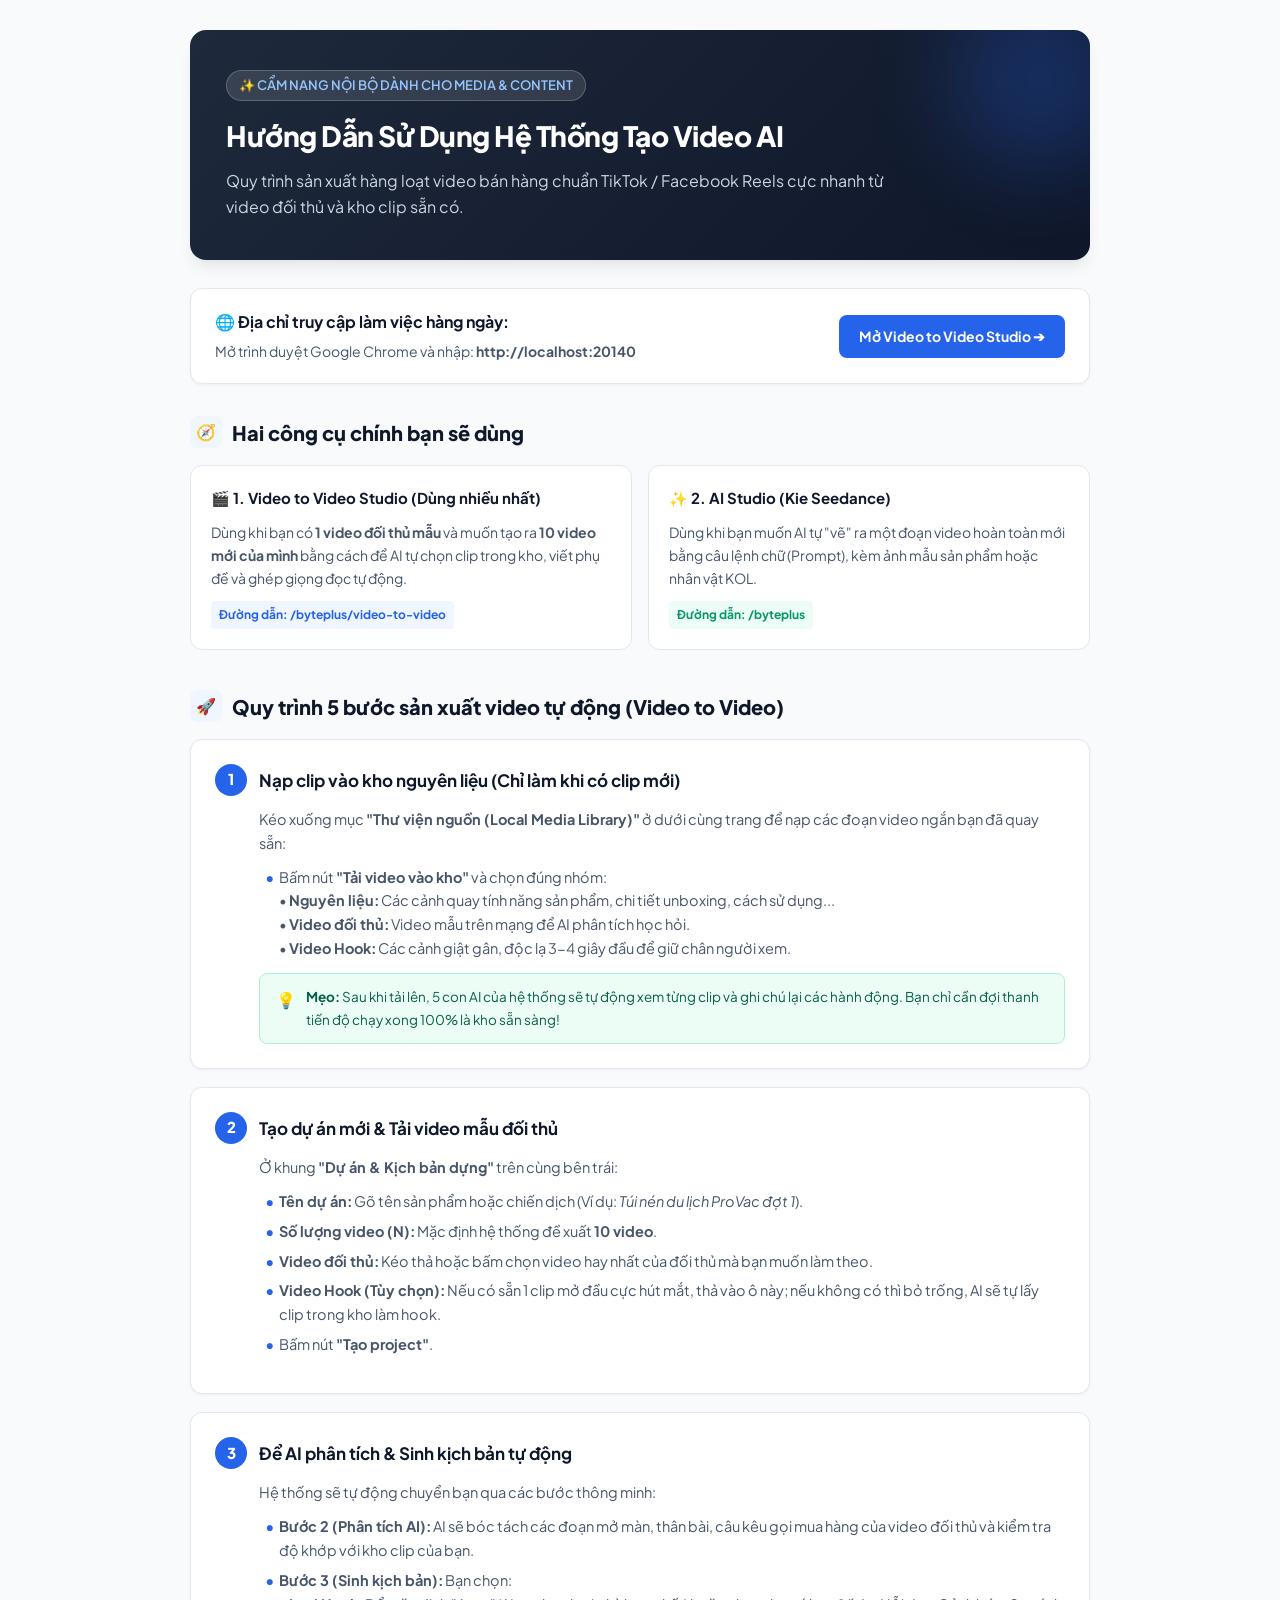
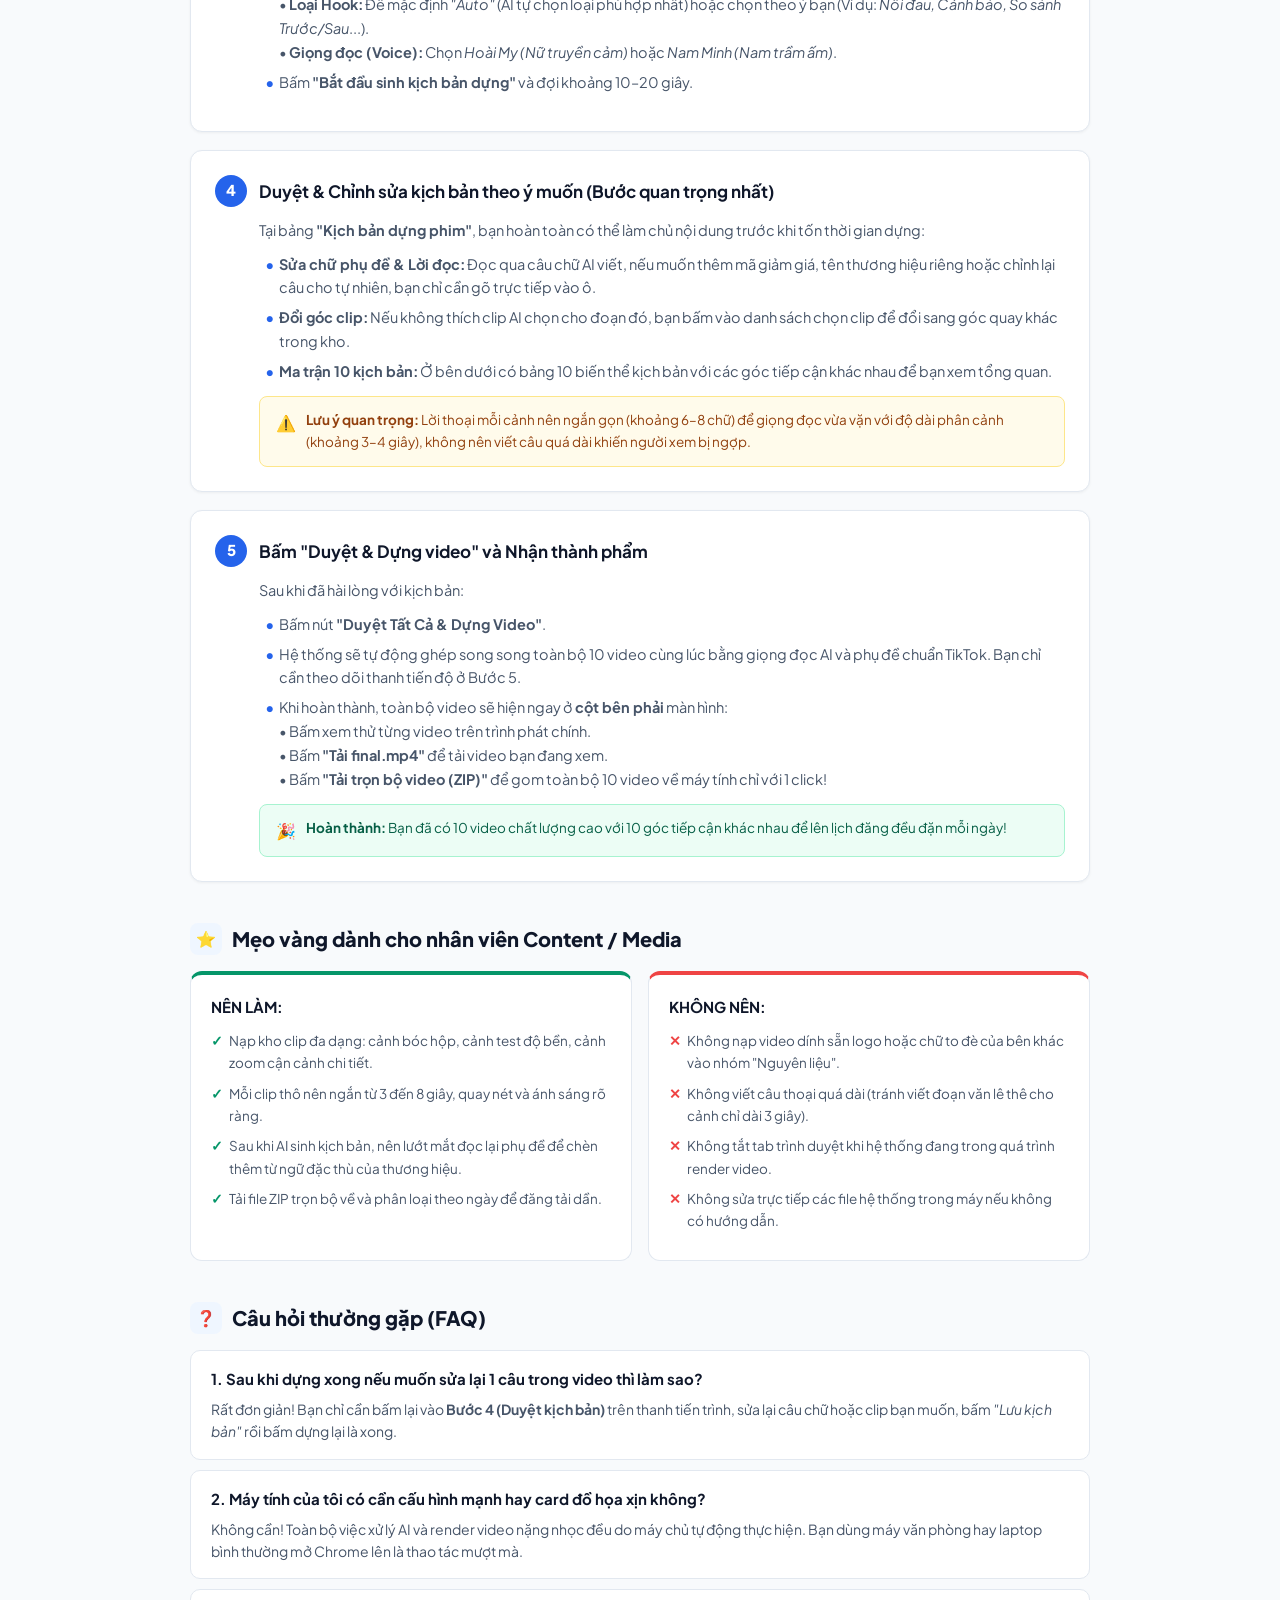
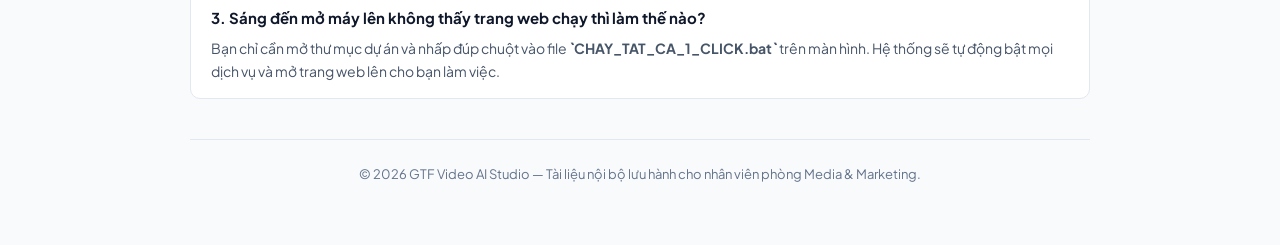
<file: HUONG_DAN_SU_DUNG_NHAN_VIEN.html>
<!DOCTYPE html>
<html lang="vi">
<head>
    <meta charset="UTF-8">
    <meta name="viewport" content="width=device-width, initial-scale=1.0">
    <title>Sổ Tay Hướng Dẫn Sản Xuất Video AI — Dành Cho Nhân Viên</title>
    <link rel="preconnect" href="https://fonts.googleapis.com">
    <link href="https://fonts.googleapis.com/css2?family=Plus+Jakarta+Sans:wght@400;500;600;700;800&display=swap" rel="stylesheet">
    <style>
        :root {
            --primary: #2563eb;
            --primary-soft: #eff6ff;
            --primary-border: #bfdbfe;
            --success: #059669;
            --success-soft: #ecfdf5;
            --success-border: #a7f3d0;
            --warning: #d97706;
            --warning-soft: #fffbeb;
            --warning-border: #fde68a;
            --text-main: #0f172a;
            --text-sub: #475569;
            --text-muted: #64748b;
            --bg-page: #f8fafc;
            --bg-card: #ffffff;
            --border-card: #e2e8f0;
            --radius-md: 12px;
            --radius-lg: 16px;
            --shadow-sm: 0 1px 3px rgba(0,0,0,0.05);
            --shadow-md: 0 4px 6px -1px rgba(0,0,0,0.07), 0 2px 4px -2px rgba(0,0,0,0.05);
            --shadow-lg: 0 10px 15px -3px rgba(0,0,0,0.08), 0 4px 6px -4px rgba(0,0,0,0.04);
        }

        * { box-sizing: border-box; margin: 0; padding: 0; }
        body {
            font-family: 'Plus Jakarta Sans', -apple-system, BlinkMacSystemFont, 'Segoe UI', Roboto, sans-serif;
            background-color: var(--bg-page);
            color: var(--text-main);
            line-height: 1.65;
            padding: 30px 15px 60px;
        }

        .container {
            max-width: 900px;
            margin: 0 auto;
        }

        /* ─── Header ─── */
        .guide-header {
            background: linear-gradient(135deg, #1e293b, #0f172a);
            color: #ffffff;
            padding: 40px 36px;
            border-radius: var(--radius-lg);
            margin-bottom: 28px;
            box-shadow: var(--shadow-lg);
            position: relative;
            overflow: hidden;
        }
        .guide-header::after {
            content: "";
            position: absolute;
            top: -40px;
            right: -40px;
            width: 180px;
            height: 180px;
            background: rgba(37, 99, 235, 0.25);
            border-radius: 50%;
            filter: blur(40px);
        }
        .header-badge {
            display: inline-flex;
            align-items: center;
            gap: 6px;
            background: rgba(255,255,255,0.12);
            border: 1px solid rgba(255,255,255,0.2);
            padding: 4px 12px;
            border-radius: 999px;
            font-size: 13px;
            font-weight: 600;
            color: #93c5fd;
            margin-bottom: 12px;
        }
        .guide-header h1 {
            font-size: 28px;
            font-weight: 800;
            margin-bottom: 8px;
            letter-spacing: -0.5px;
        }
        .guide-header p {
            font-size: 16px;
            color: #cbd5e1;
            max-width: 700px;
        }

        /* ─── Quick Access Card ─── */
        .quick-access {
            background: var(--bg-card);
            border: 1px solid var(--border-card);
            border-radius: var(--radius-md);
            padding: 20px 24px;
            margin-bottom: 28px;
            display: flex;
            align-items: center;
            justify-content: space-between;
            flex-wrap: wrap;
            gap: 16px;
            box-shadow: var(--shadow-sm);
        }
        .access-info h3 {
            font-size: 16px;
            font-weight: 700;
            margin-bottom: 4px;
        }
        .access-info p {
            font-size: 14px;
            color: var(--text-sub);
        }
        .access-link {
            display: inline-flex;
            align-items: center;
            gap: 8px;
            background: var(--primary);
            color: #ffffff;
            font-weight: 700;
            font-size: 14px;
            padding: 10px 20px;
            border-radius: 8px;
            text-decoration: none;
            transition: all 0.2s;
        }
        .access-link:hover {
            background: #1d4ed8;
            transform: translateY(-1px);
        }

        /* ─── Section Styling ─── */
        .section-title {
            font-size: 20px;
            font-weight: 800;
            color: var(--text-main);
            margin: 32px 0 16px;
            display: flex;
            align-items: center;
            gap: 10px;
        }
        .section-title .step-icon {
            display: inline-flex;
            align-items: center;
            justify-content: center;
            width: 32px;
            height: 32px;
            background: var(--primary-soft);
            color: var(--primary);
            border-radius: 8px;
            font-size: 16px;
        }

        /* ─── Step Cards ─── */
        .step-card {
            background: var(--bg-card);
            border: 1px solid var(--border-card);
            border-radius: var(--radius-md);
            padding: 24px;
            margin-bottom: 18px;
            box-shadow: var(--shadow-sm);
            transition: border-color 0.2s;
        }
        .step-card:hover {
            border-color: var(--primary-border);
        }
        .step-head {
            display: flex;
            align-items: center;
            gap: 12px;
            margin-bottom: 12px;
        }
        .step-number {
            width: 32px;
            height: 32px;
            background: var(--primary);
            color: #ffffff;
            font-weight: 800;
            font-size: 15px;
            display: flex;
            align-items: center;
            justify-content: center;
            border-radius: 50%;
            flex-shrink: 0;
        }
        .step-head h3 {
            font-size: 17px;
            font-weight: 700;
            color: var(--text-main);
        }
        .step-body {
            padding-left: 44px;
            font-size: 14.5px;
            color: var(--text-sub);
        }
        .step-body p { margin-bottom: 10px; }
        .step-body ul {
            list-style: none;
            padding-left: 0;
            margin-bottom: 12px;
        }
        .step-body ul li {
            position: relative;
            padding-left: 20px;
            margin-bottom: 6px;
        }
        .step-body ul li::before {
            content: "•";
            position: absolute;
            left: 6px;
            color: var(--primary);
            font-weight: bold;
        }

        /* ─── Highlights & Tips ─── */
        .tip-box {
            background: var(--success-soft);
            border: 1px solid var(--success-border);
            border-radius: 8px;
            padding: 12px 16px;
            margin-top: 10px;
            font-size: 13.5px;
            color: #065f46;
            display: flex;
            gap: 10px;
            align-items: flex-start;
        }
        .tip-box .tip-icon { font-size: 16px; flex-shrink: 0; margin-top: 1px; }

        .warn-box {
            background: var(--warning-soft);
            border: 1px solid var(--warning-border);
            border-radius: 8px;
            padding: 12px 16px;
            margin-top: 10px;
            font-size: 13.5px;
            color: #92400e;
            display: flex;
            gap: 10px;
            align-items: flex-start;
        }
        .warn-box .warn-icon { font-size: 16px; flex-shrink: 0; margin-top: 1px; }

        /* ─── Grid Comparison ─── */
        .two-col-grid {
            display: grid;
            grid-template-columns: repeat(auto-fit, minmax(280px, 1fr));
            gap: 16px;
            margin-top: 16px;
        }
        .col-card {
            background: var(--bg-card);
            border: 1px solid var(--border-card);
            border-radius: var(--radius-md);
            padding: 20px;
        }
        .col-card.dos { border-top: 4px solid var(--success); }
        .col-card.donts { border-top: 4px solid #ef4444; }
        .col-card h4 {
            font-size: 15px;
            font-weight: 700;
            margin-bottom: 10px;
            display: flex;
            align-items: center;
            gap: 6px;
        }
        .col-card ul {
            list-style: none;
            padding: 0;
            font-size: 13.5px;
            color: var(--text-sub);
        }
        .col-card ul li {
            margin-bottom: 8px;
            padding-left: 18px;
            position: relative;
        }
        .col-card.dos ul li::before { content: "✓"; position: absolute; left: 0; color: var(--success); font-weight: bold; }
        .col-card.donts ul li::before { content: "✕"; position: absolute; left: 0; color: #ef4444; font-weight: bold; }

        /* ─── FAQ ─── */
        .faq-item {
            background: var(--bg-card);
            border: 1px solid var(--border-card);
            border-radius: 10px;
            margin-bottom: 10px;
            padding: 16px 20px;
        }
        .faq-question {
            font-size: 15px;
            font-weight: 700;
            color: var(--text-main);
            margin-bottom: 6px;
        }
        .faq-answer {
            font-size: 14px;
            color: var(--text-sub);
            line-height: 1.6;
        }

        /* ─── Footer ─── */
        .guide-footer {
            text-align: center;
            margin-top: 40px;
            font-size: 13px;
            color: var(--text-muted);
            border-top: 1px solid var(--border-card);
            padding-top: 24px;
        }

        @media print {
            body { background: #fff; padding: 0; }
            .access-link { display: none; }
            .guide-header { background: #1e293b; color: #fff; }
        }
    </style>
</head>
<body>

<div class="container">

    <!-- HEADER -->
    <header class="guide-header">
        <div class="header-badge">✨ CẨM NANG NỘI BỘ DÀNH CHO MEDIA & CONTENT</div>
        <h1>Hướng Dẫn Sử Dụng Hệ Thống Tạo Video AI</h1>
        <p>Quy trình sản xuất hàng loạt video bán hàng chuẩn TikTok / Facebook Reels cực nhanh từ video đối thủ và kho clip sẵn có.</p>
    </header>

    <!-- TRUY CẬP NHANH -->
    <div class="quick-access">
        <div class="access-info">
            <h3>🌐 Địa chỉ truy cập làm việc hàng ngày:</h3>
            <p>Mở trình duyệt Google Chrome và nhập: <b>http://localhost:20140</b></p>
        </div>
        <a href="/byteplus/video-to-video" class="access-link" target="_blank">
            Mở Video to Video Studio ➔
        </a>
    </div>

    <!-- TỔNG QUAN 2 CÔNG CỤ CHÍNH -->
    <h2 class="section-title">
        <span class="step-icon">🧭</span> Hai công cụ chính bạn sẽ dùng
    </h2>
    <div class="two-col-grid">
        <div class="col-card">
            <h4>🎬 1. Video to Video Studio (Dùng nhiều nhất)</h4>
            <p style="font-size: 14px; color: var(--text-sub); margin-bottom: 10px;">
                Dùng khi bạn có <b>1 video đối thủ mẫu</b> và muốn tạo ra <b>10 video mới của mình</b> bằng cách để AI tự chọn clip trong kho, viết phụ đề và ghép giọng đọc tự động.
            </p>
            <span style="display:inline-block; font-size:12px; font-weight:700; color:var(--primary); background:var(--primary-soft); padding:4px 8px; border-radius:4px;">
                Đường dẫn: /byteplus/video-to-video
            </span>
        </div>
        <div class="col-card">
            <h4>✨ 2. AI Studio (Kie Seedance)</h4>
            <p style="font-size: 14px; color: var(--text-sub); margin-bottom: 10px;">
                Dùng khi bạn muốn AI tự "vẽ" ra một đoạn video hoàn toàn mới bằng câu lệnh chữ (Prompt), kèm ảnh mẫu sản phẩm hoặc nhân vật KOL.
            </p>
            <span style="display:inline-block; font-size:12px; font-weight:700; color:var(--success); background:var(--success-soft); padding:4px 8px; border-radius:4px;">
                Đường dẫn: /byteplus
            </span>
        </div>
    </div>

    <!-- QUY TRÌNH 5 BƯỚC SẢN XUẤT VIDEO-TO-VIDEO -->
    <h2 class="section-title" style="margin-top: 40px;">
        <span class="step-icon">🚀</span> Quy trình 5 bước sản xuất video tự động (Video to Video)
    </h2>

    <!-- BƯỚC 1 -->
    <div class="step-card">
        <div class="step-head">
            <div class="step-number">1</div>
            <h3>Nạp clip vào kho nguyên liệu (Chỉ làm khi có clip mới)</h3>
        </div>
        <div class="step-body">
            <p>Kéo xuống mục <b>"Thư viện nguồn (Local Media Library)"</b> ở dưới cùng trang để nạp các đoạn video ngắn bạn đã quay sẵn:</p>
            <ul>
                <li>Bấm nút <b>"Tải video vào kho"</b> và chọn đúng nhóm:
                    <br>• <b>Nguyên liệu:</b> Các cảnh quay tính năng sản phẩm, chi tiết unboxing, cách sử dụng...
                    <br>• <b>Video đối thủ:</b> Video mẫu trên mạng để AI phân tích học hỏi.
                    <br>• <b>Video Hook:</b> Các cảnh giật gân, độc lạ 3-4 giây đầu để giữ chân người xem.
                </li>
            </ul>
            <div class="tip-box">
                <span class="tip-icon">💡</span>
                <div><b>Mẹo:</b> Sau khi tải lên, 5 con AI của hệ thống sẽ tự động xem từng clip và ghi chú lại các hành động. Bạn chỉ cần đợi thanh tiến độ chạy xong 100% là kho sẵn sàng!</div>
            </div>
        </div>
    </div>

    <!-- BƯỚC 2 -->
    <div class="step-card">
        <div class="step-head">
            <div class="step-number">2</div>
            <h3>Tạo dự án mới & Tải video mẫu đối thủ</h3>
        </div>
        <div class="step-body">
            <p>Ở khung <b>"Dự án & Kịch bản dựng"</b> trên cùng bên trái:</p>
            <ul>
                <li><b>Tên dự án:</b> Gõ tên sản phẩm hoặc chiến dịch (Ví dụ: <i>Túi nén du lịch ProVac đợt 1</i>).</li>
                <li><b>Số lượng video (N):</b> Mặc định hệ thống đề xuất <b>10 video</b>.</li>
                <li><b>Video đối thủ:</b> Kéo thả hoặc bấm chọn video hay nhất của đối thủ mà bạn muốn làm theo.</li>
                <li><b>Video Hook (Tùy chọn):</b> Nếu có sẵn 1 clip mở đầu cực hút mắt, thả vào ô này; nếu không có thì bỏ trống, AI sẽ tự lấy clip trong kho làm hook.</li>
                <li>Bấm nút <b>"Tạo project"</b>.</li>
            </ul>
        </div>
    </div>

    <!-- BƯỚC 3 -->
    <div class="step-card">
        <div class="step-head">
            <div class="step-number">3</div>
            <h3>Để AI phân tích & Sinh kịch bản tự động</h3>
        </div>
        <div class="step-body">
            <p>Hệ thống sẽ tự động chuyển bạn qua các bước thông minh:</p>
            <ul>
                <li><b>Bước 2 (Phân tích AI):</b> AI sẽ bóc tách các đoạn mở màn, thân bài, câu kêu gọi mua hàng của video đối thủ và kiểm tra độ khớp với kho clip của bạn.</li>
                <li><b>Bước 3 (Sinh kịch bản):</b> Bạn chọn:
                    <br>• <b>Loại Hook:</b> Để mặc định <i>"Auto"</i> (AI tự chọn loại phù hợp nhất) hoặc chọn theo ý bạn (Ví dụ: <i>Nỗi đau, Cảnh báo, So sánh Trước/Sau</i>...).
                    <br>• <b>Giọng đọc (Voice):</b> Chọn <i>Hoài My (Nữ truyền cảm)</i> hoặc <i>Nam Minh (Nam trầm ấm)</i>.
                </li>
                <li>Bấm <b>"Bắt đầu sinh kịch bản dựng"</b> và đợi khoảng 10–20 giây.</li>
            </ul>
        </div>
    </div>

    <!-- BƯỚC 4 -->
    <div class="step-card">
        <div class="step-head">
            <div class="step-number">4</div>
            <h3>Duyệt & Chỉnh sửa kịch bản theo ý muốn (Bước quan trọng nhất)</h3>
        </div>
        <div class="step-body">
            <p>Tại bảng <b>"Kịch bản dựng phim"</b>, bạn hoàn toàn có thể làm chủ nội dung trước khi tốn thời gian dựng:</p>
            <ul>
                <li><b>Sửa chữ phụ đề & Lời đọc:</b> Đọc qua câu chữ AI viết, nếu muốn thêm mã giảm giá, tên thương hiệu riêng hoặc chỉnh lại câu cho tự nhiên, bạn chỉ cần gõ trực tiếp vào ô.</li>
                <li><b>Đổi góc clip:</b> Nếu không thích clip AI chọn cho đoạn đó, bạn bấm vào danh sách chọn clip để đổi sang góc quay khác trong kho.</li>
                <li><b>Ma trận 10 kịch bản:</b> Ở bên dưới có bảng 10 biến thể kịch bản với các góc tiếp cận khác nhau để bạn xem tổng quan.</li>
            </ul>
            <div class="warn-box">
                <span class="warn-icon">⚠️</span>
                <div><b>Lưu ý quan trọng:</b> Lời thoại mỗi cảnh nên ngắn gọn (khoảng 6–8 chữ) để giọng đọc vừa vặn với độ dài phân cảnh (khoảng 3–4 giây), không nên viết câu quá dài khiến người xem bị ngợp.</div>
            </div>
        </div>
    </div>

    <!-- BƯỚC 5 -->
    <div class="step-card">
        <div class="step-head">
            <div class="step-number">5</div>
            <h3>Bấm "Duyệt & Dựng video" và Nhận thành phẩm</h3>
        </div>
        <div class="step-body">
            <p>Sau khi đã hài lòng với kịch bản:</p>
            <ul>
                <li>Bấm nút <b>"Duyệt Tất Cả & Dựng Video"</b>.</li>
                <li>Hệ thống sẽ tự động ghép song song toàn bộ 10 video cùng lúc bằng giọng đọc AI và phụ đề chuẩn TikTok. Bạn chỉ cần theo dõi thanh tiến độ ở Bước 5.</li>
                <li>Khi hoàn thành, toàn bộ video sẽ hiện ngay ở <b>cột bên phải</b> màn hình:
                    <br>• Bấm xem thử từng video trên trình phát chính.
                    <br>• Bấm <b>"Tải final.mp4"</b> để tải video bạn đang xem.
                    <br>• Bấm <b>"Tải trọn bộ video (ZIP)"</b> để gom toàn bộ 10 video về máy tính chỉ với 1 click!
                </li>
            </ul>
            <div class="tip-box">
                <span class="tip-icon">🎉</span>
                <div><b>Hoàn thành:</b> Bạn đã có 10 video chất lượng cao với 10 góc tiếp cận khác nhau để lên lịch đăng đều đặn mỗi ngày!</div>
            </div>
        </div>
    </div>

    <!-- MẸO HAY & LỖI CẦN TRÁNH -->
    <h2 class="section-title" style="margin-top: 40px;">
        <span class="step-icon">⭐</span> Mẹo vàng dành cho nhân viên Content / Media
    </h2>
    <div class="two-col-grid">
        <div class="col-card dos">
            <h4>NÊN LÀM:</h4>
            <ul>
                <li>Nạp kho clip đa dạng: cảnh bóc hộp, cảnh test độ bền, cảnh zoom cận cảnh chi tiết.</li>
                <li>Mỗi clip thô nên ngắn từ 3 đến 8 giây, quay nét và ánh sáng rõ ràng.</li>
                <li>Sau khi AI sinh kịch bản, nên lướt mắt đọc lại phụ đề để chèn thêm từ ngữ đặc thù của thương hiệu.</li>
                <li>Tải file ZIP trọn bộ về và phân loại theo ngày để đăng tải dần.</li>
            </ul>
        </div>
        <div class="col-card donts">
            <h4>KHÔNG NÊN:</h4>
            <ul>
                <li>Không nạp video dính sẵn logo hoặc chữ to đè của bên khác vào nhóm "Nguyên liệu".</li>
                <li>Không viết câu thoại quá dài (tránh viết đoạn văn lê thê cho cảnh chỉ dài 3 giây).</li>
                <li>Không tắt tab trình duyệt khi hệ thống đang trong quá trình render video.</li>
                <li>Không sửa trực tiếp các file hệ thống trong máy nếu không có hướng dẫn.</li>
            </ul>
        </div>
    </div>

    <!-- CÂU HỎI THƯỜNG GẶP -->
    <h2 class="section-title" style="margin-top: 40px;">
        <span class="step-icon">❓</span> Câu hỏi thường gặp (FAQ)
    </h2>

    <div class="faq-item">
        <div class="faq-question">1. Sau khi dựng xong nếu muốn sửa lại 1 câu trong video thì làm sao?</div>
        <div class="faq-answer">Rất đơn giản! Bạn chỉ cần bấm lại vào <b>Bước 4 (Duyệt kịch bản)</b> trên thanh tiến trình, sửa lại câu chữ hoặc clip bạn muốn, bấm <i>"Lưu kịch bản"</i> rồi bấm dựng lại là xong.</div>
    </div>

    <div class="faq-item">
        <div class="faq-question">2. Máy tính của tôi có cần cấu hình mạnh hay card đồ họa xịn không?</div>
        <div class="faq-answer">Không cần! Toàn bộ việc xử lý AI và render video nặng nhọc đều do máy chủ tự động thực hiện. Bạn dùng máy văn phòng hay laptop bình thường mở Chrome lên là thao tác mượt mà.</div>
    </div>

    <div class="faq-item">
        <div class="faq-question">3. Sáng đến mở máy lên không thấy trang web chạy thì làm thế nào?</div>
        <div class="faq-answer">Bạn chỉ cần mở thư mục dự án và nhấp đúp chuột vào file <b>`CHAY_TAT_CA_1_CLICK.bat`</b> trên màn hình. Hệ thống sẽ tự động bật mọi dịch vụ và mở trang web lên cho bạn làm việc.</div>
    </div>

    <!-- FOOTER -->
    <footer class="guide-footer">
        <p>© 2026 GTF Video AI Studio — Tài liệu nội bộ lưu hành cho nhân viên phòng Media & Marketing.</p>
    </footer>

</div>

</body>
</html>
</file>
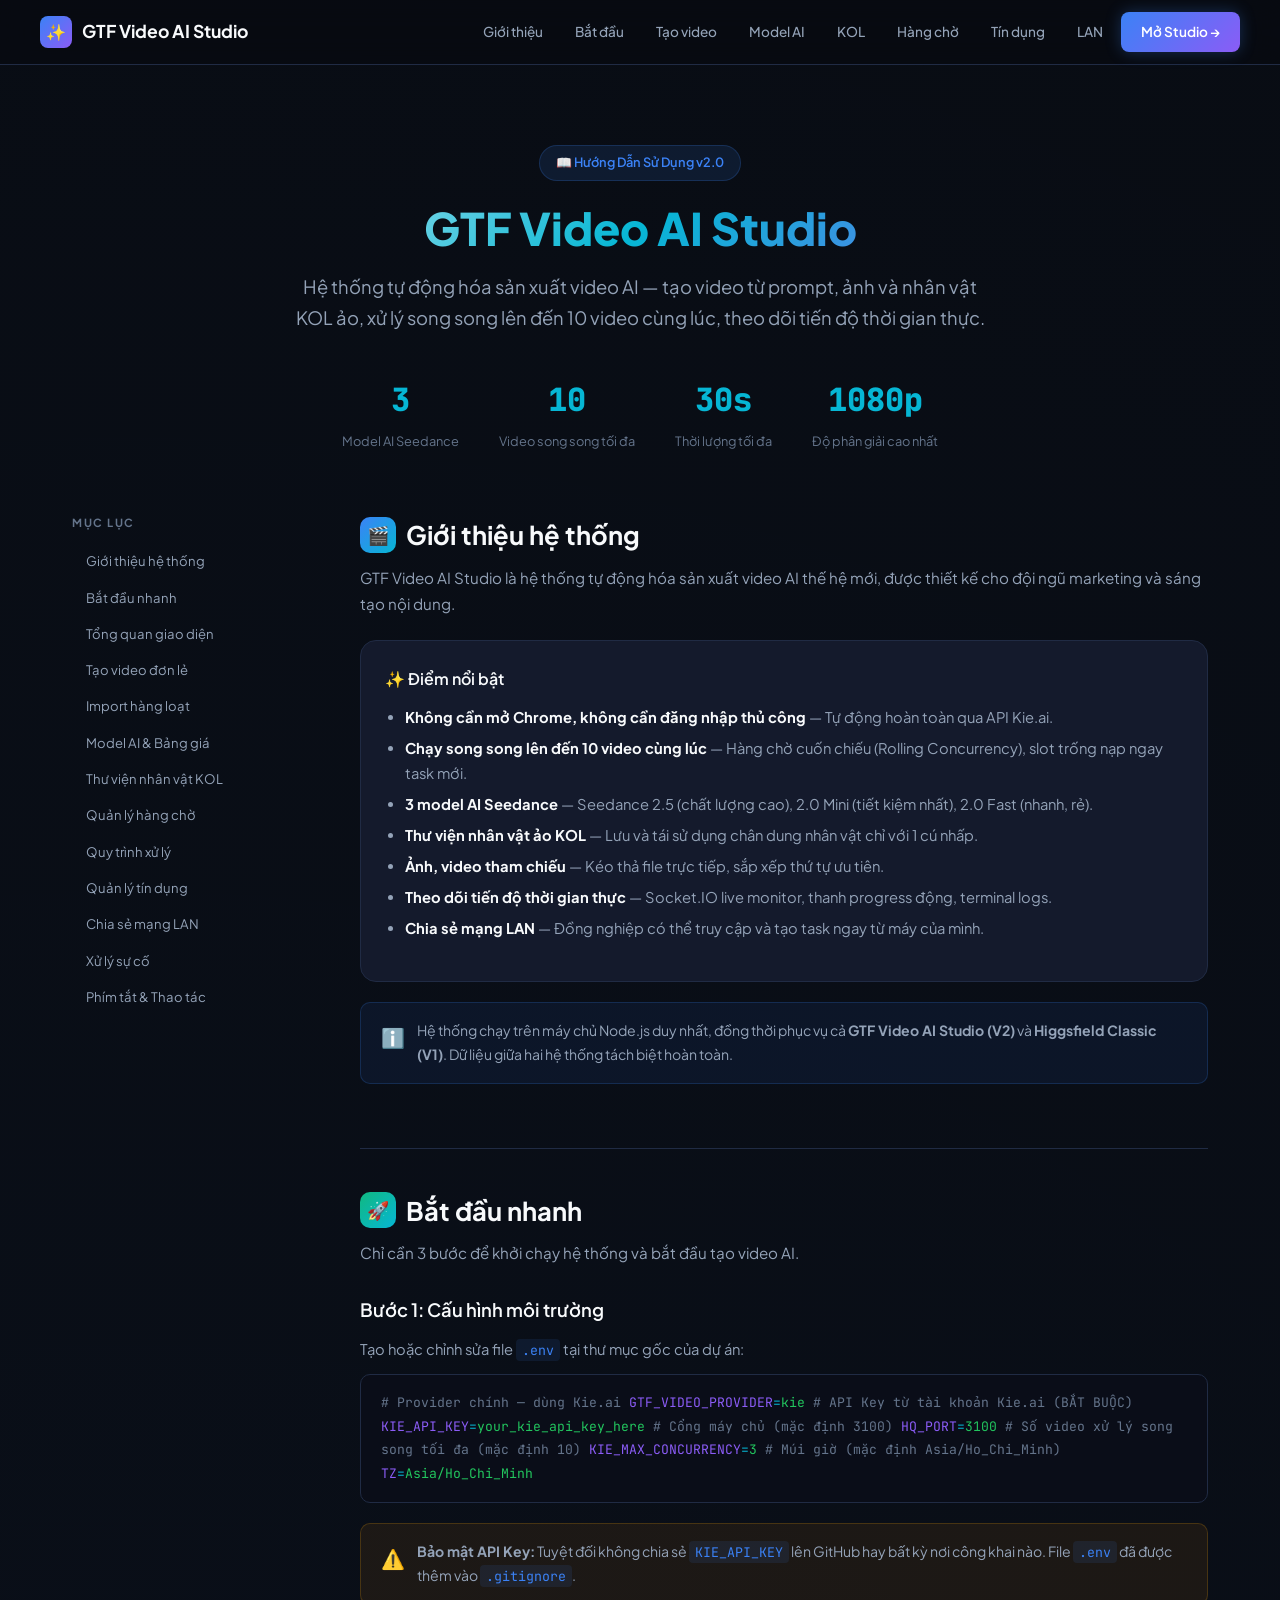
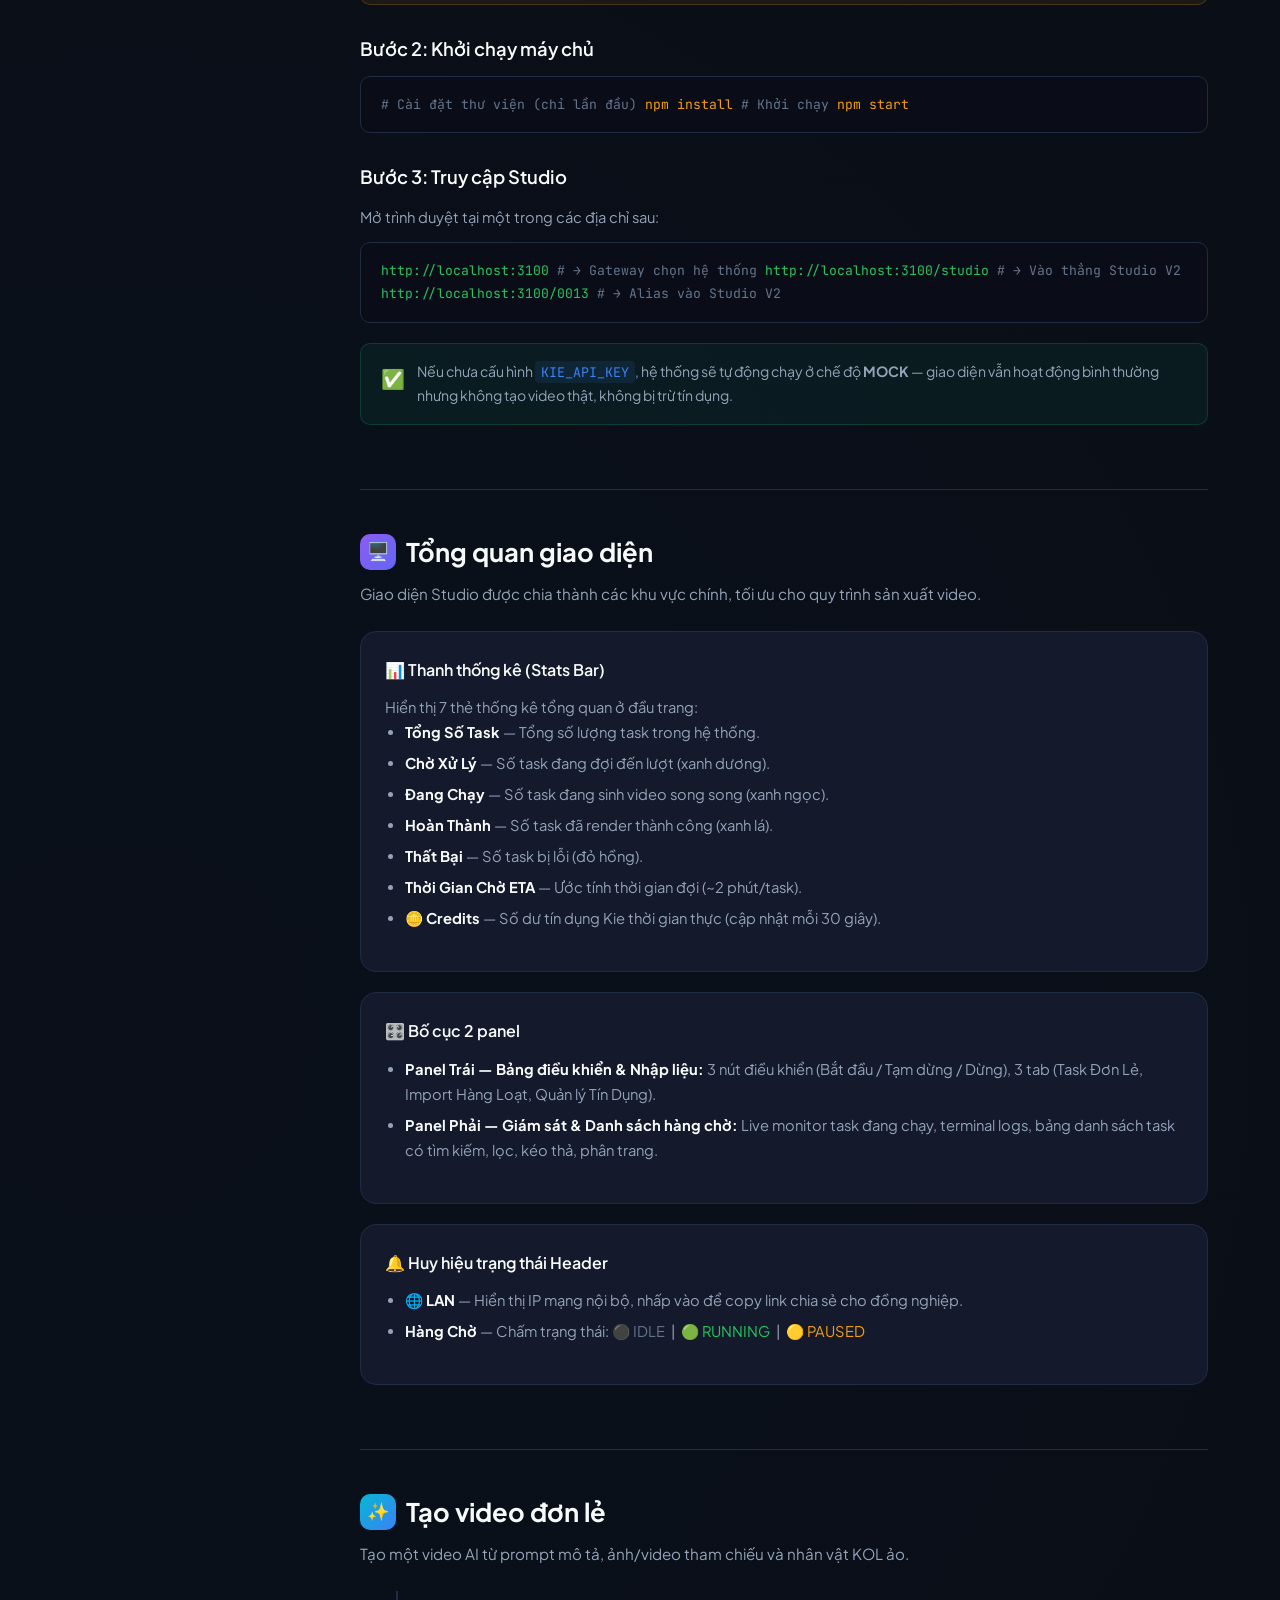
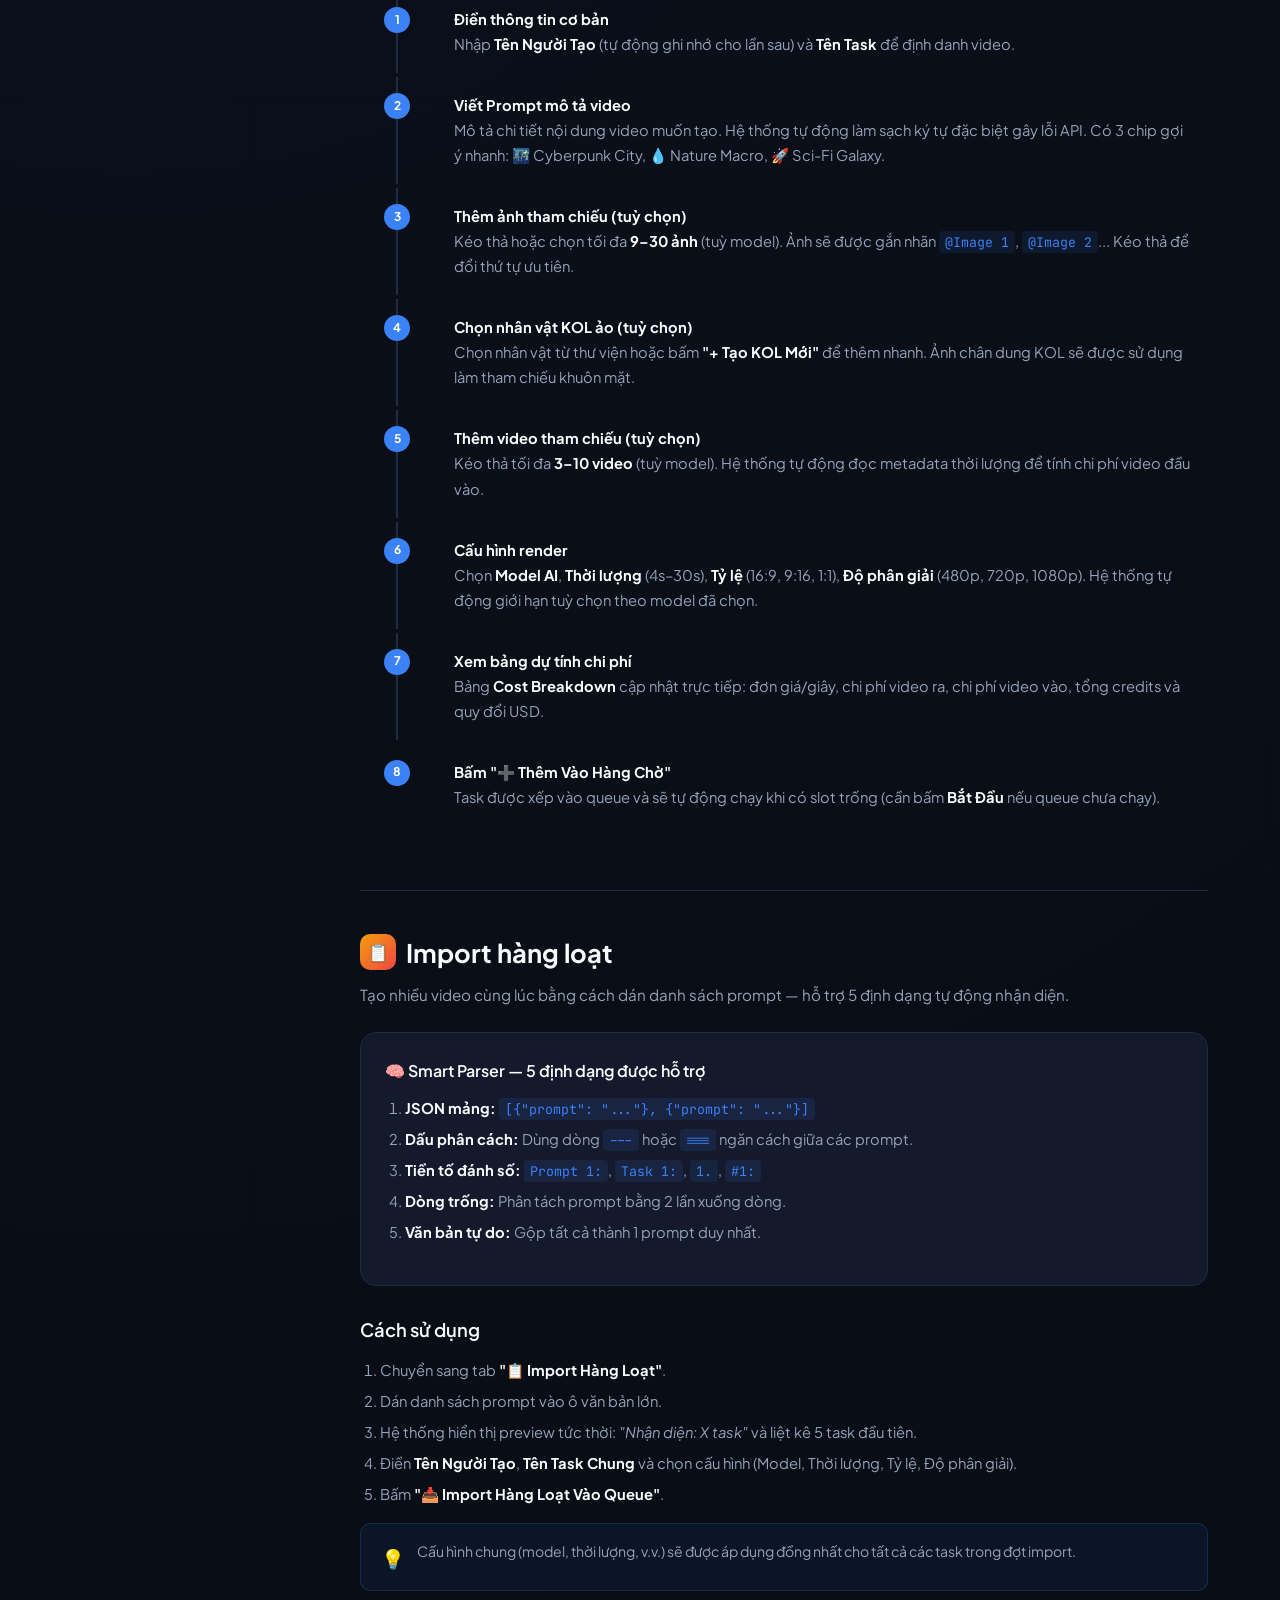
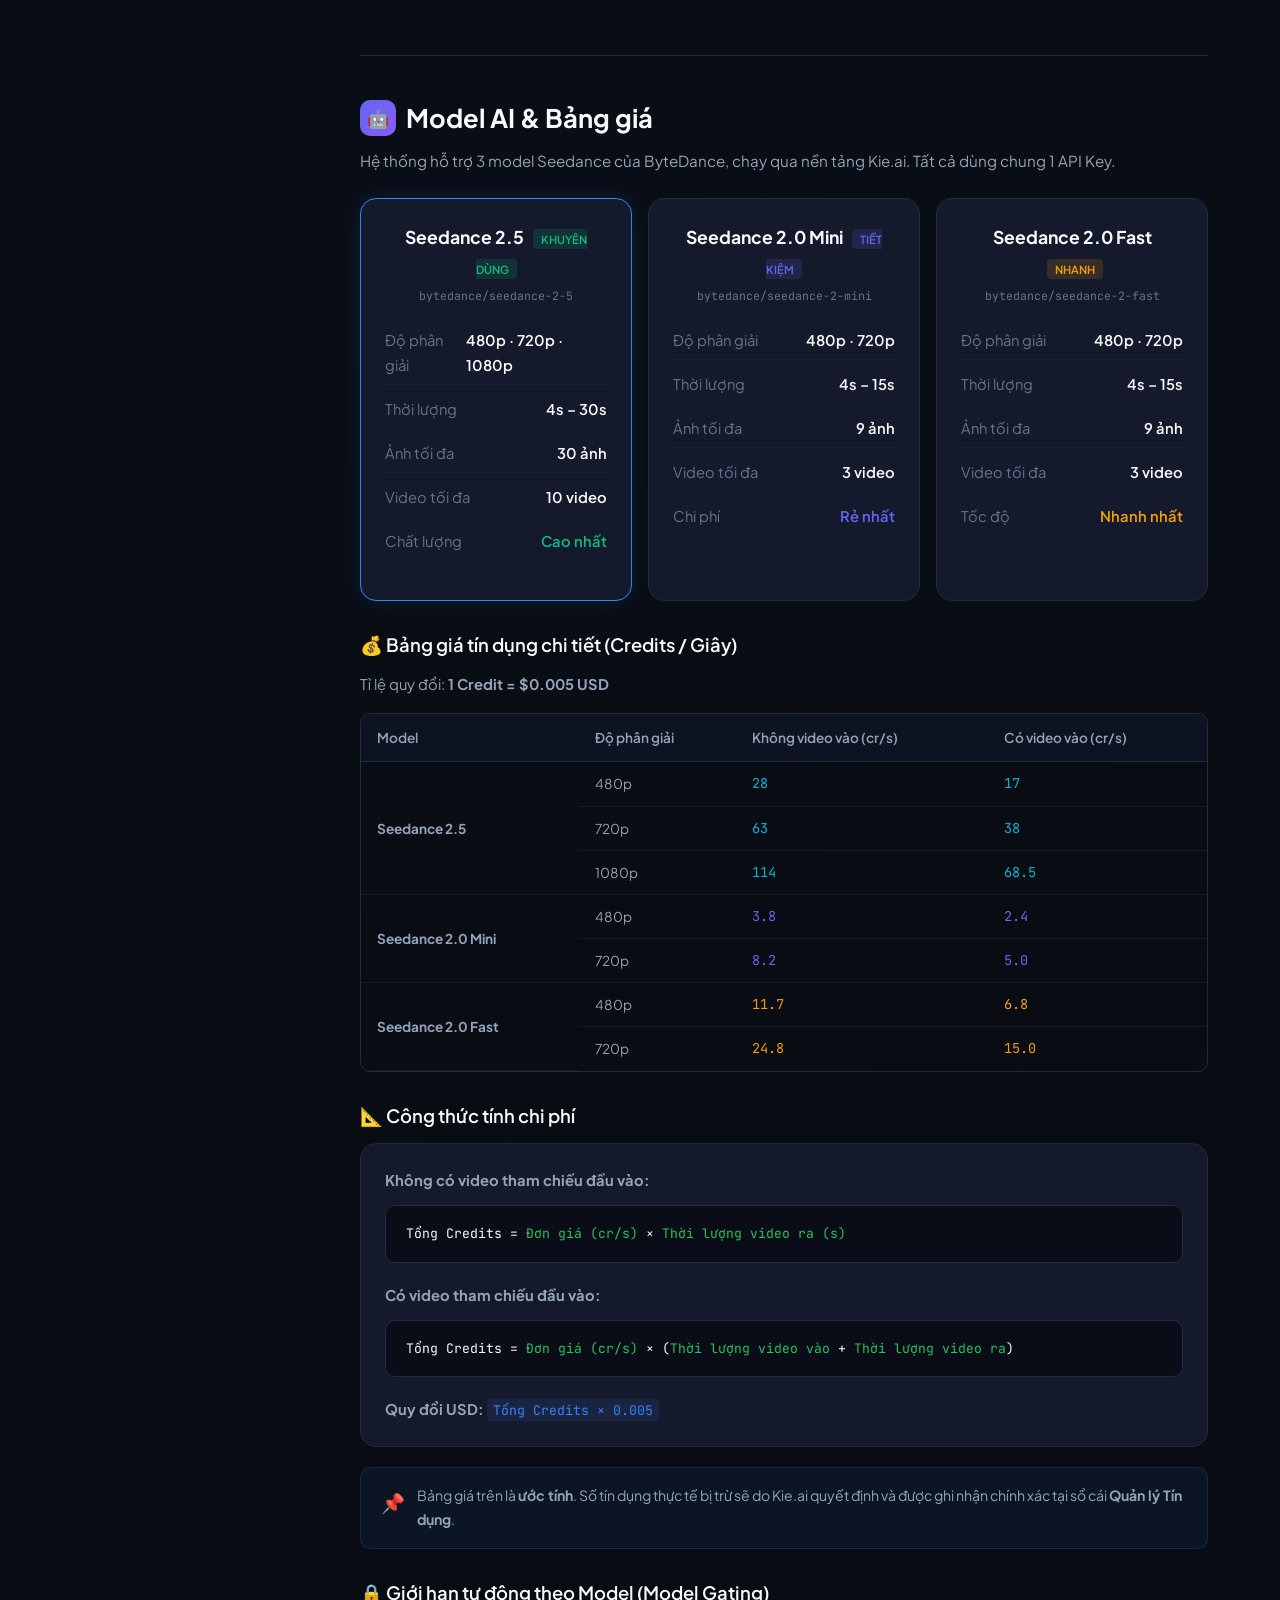
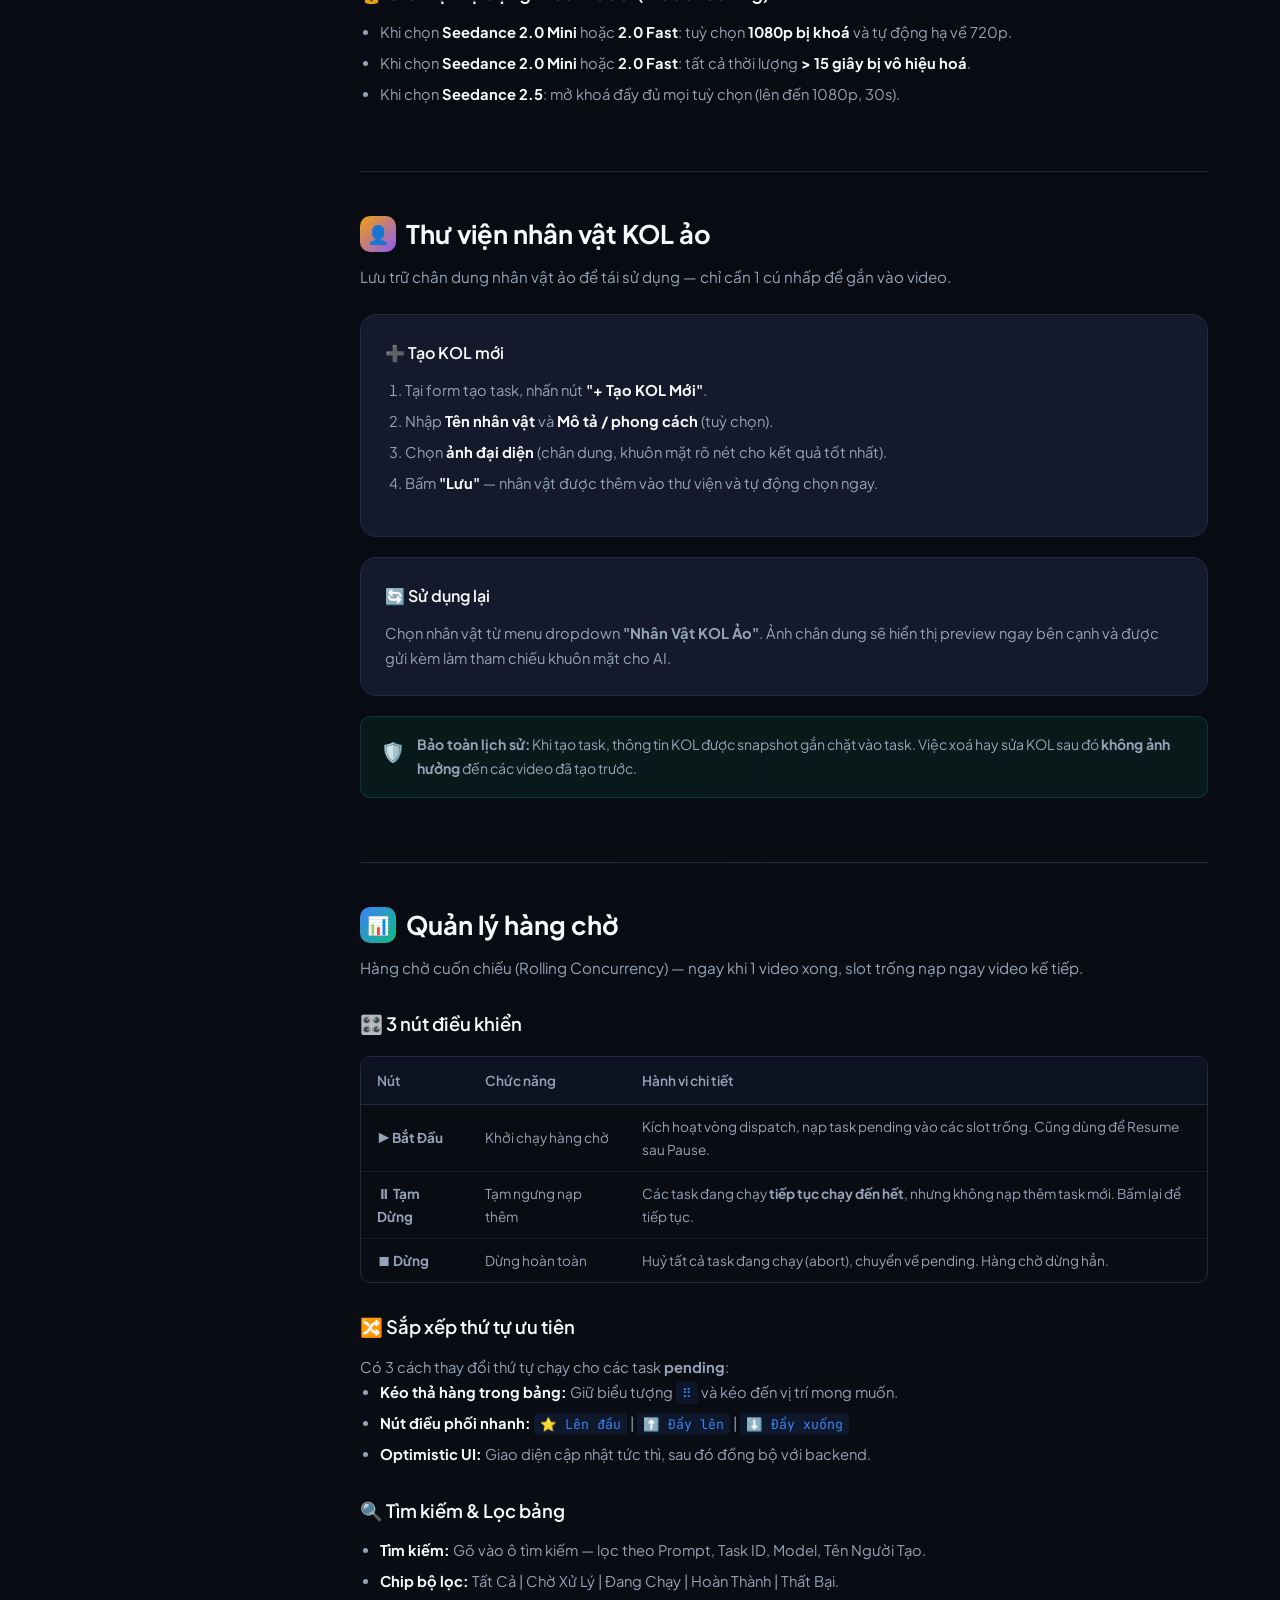
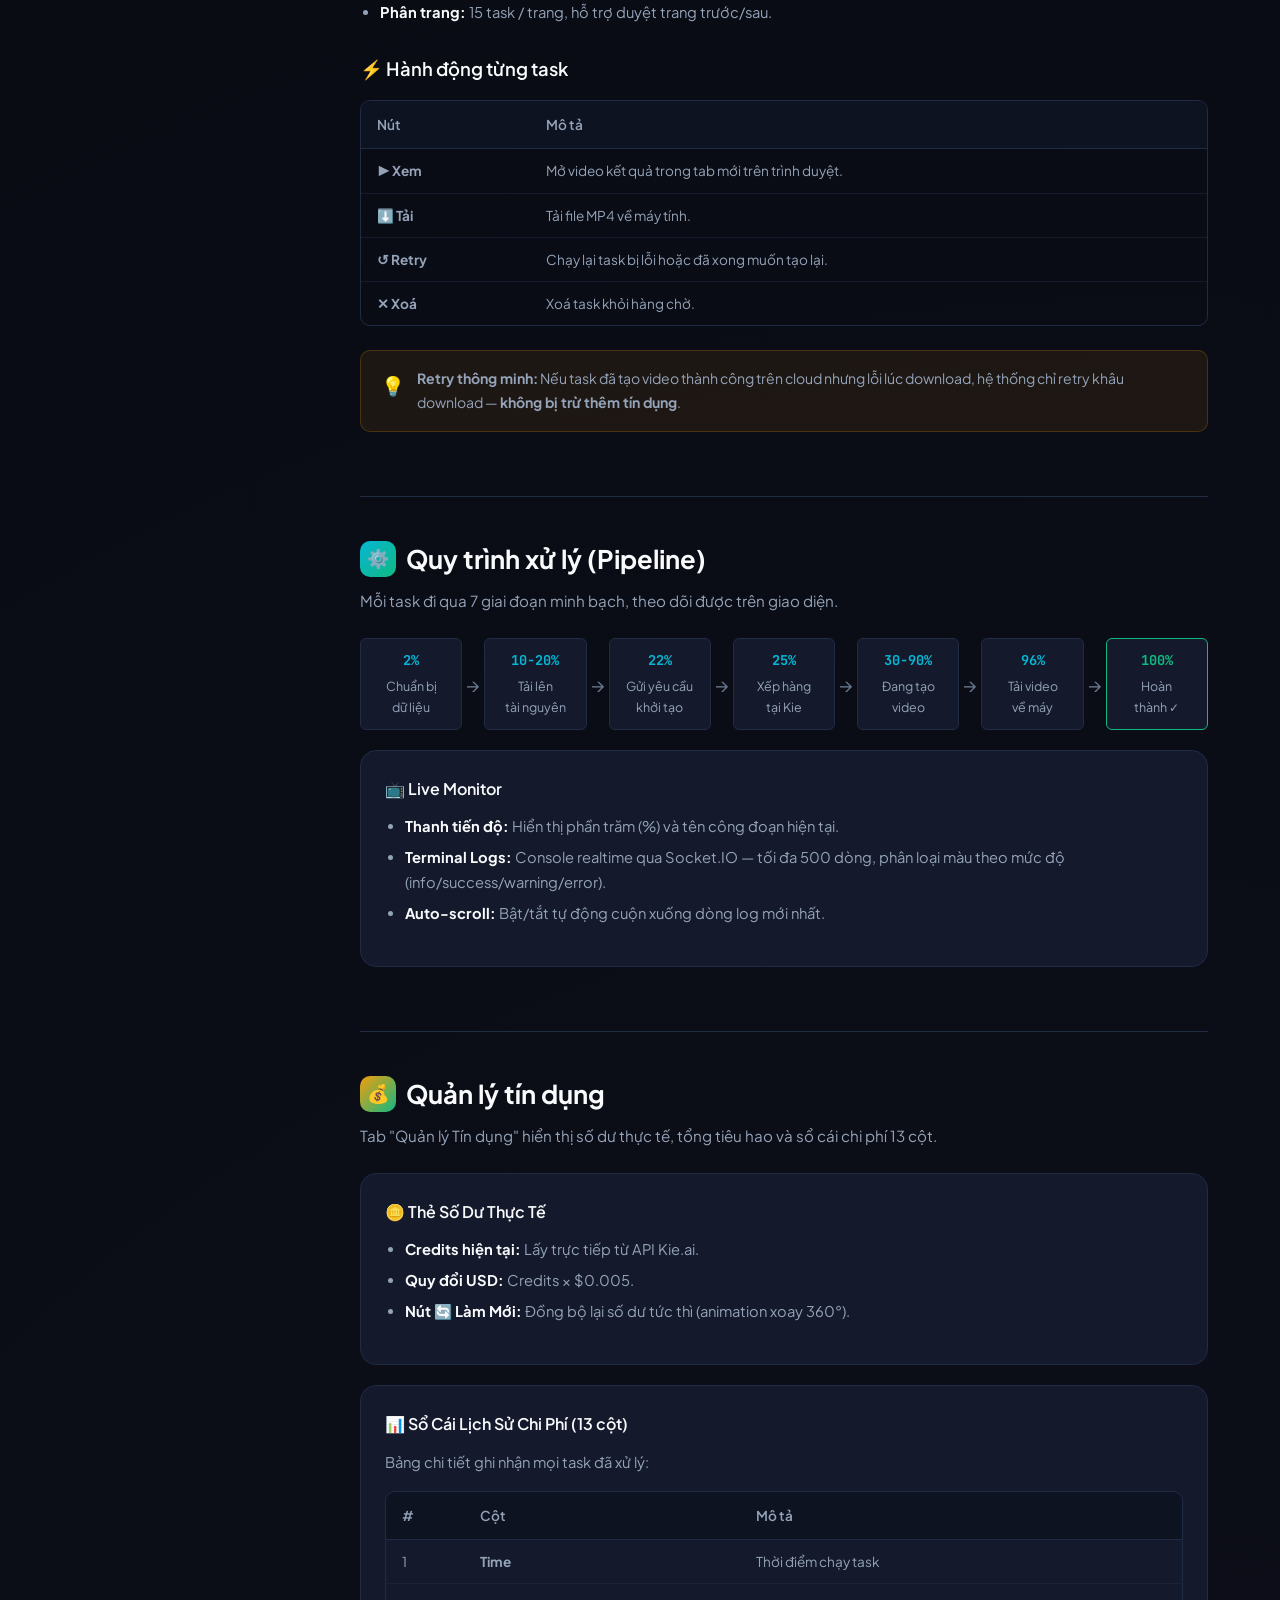
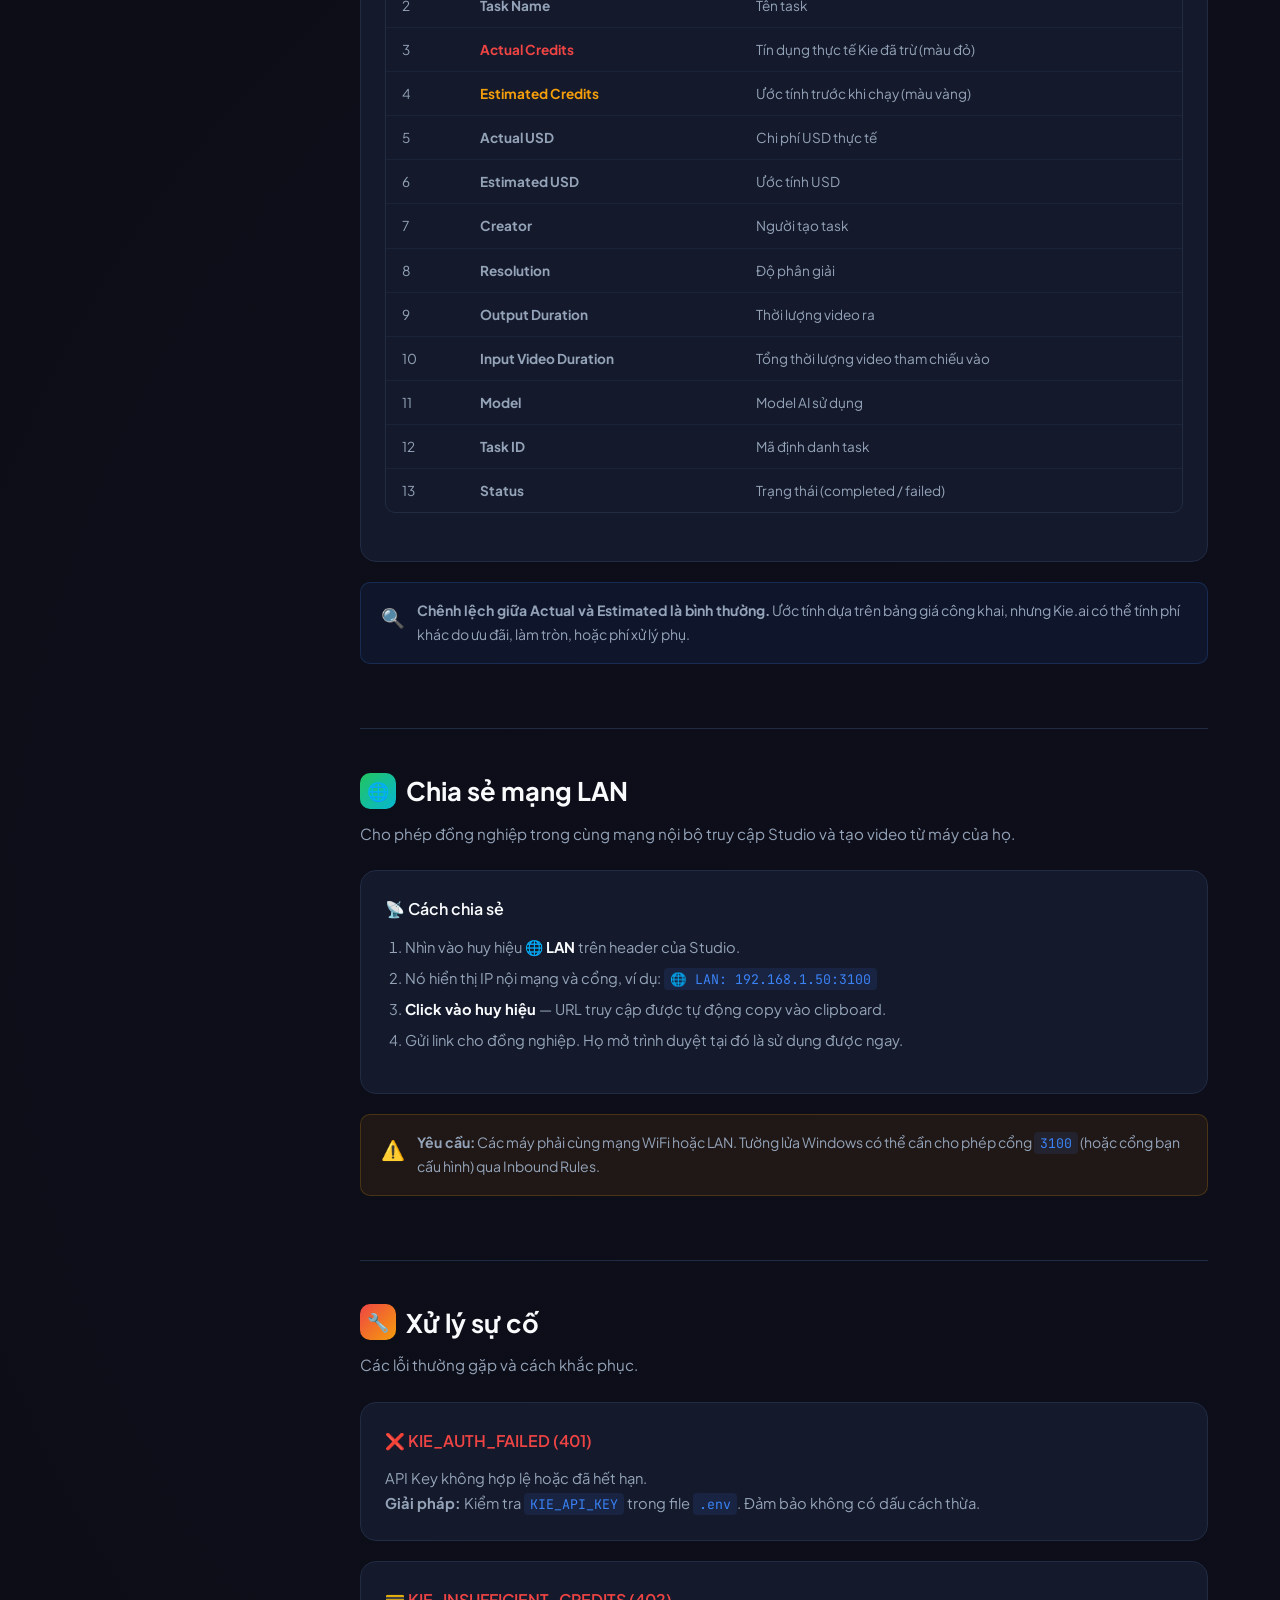
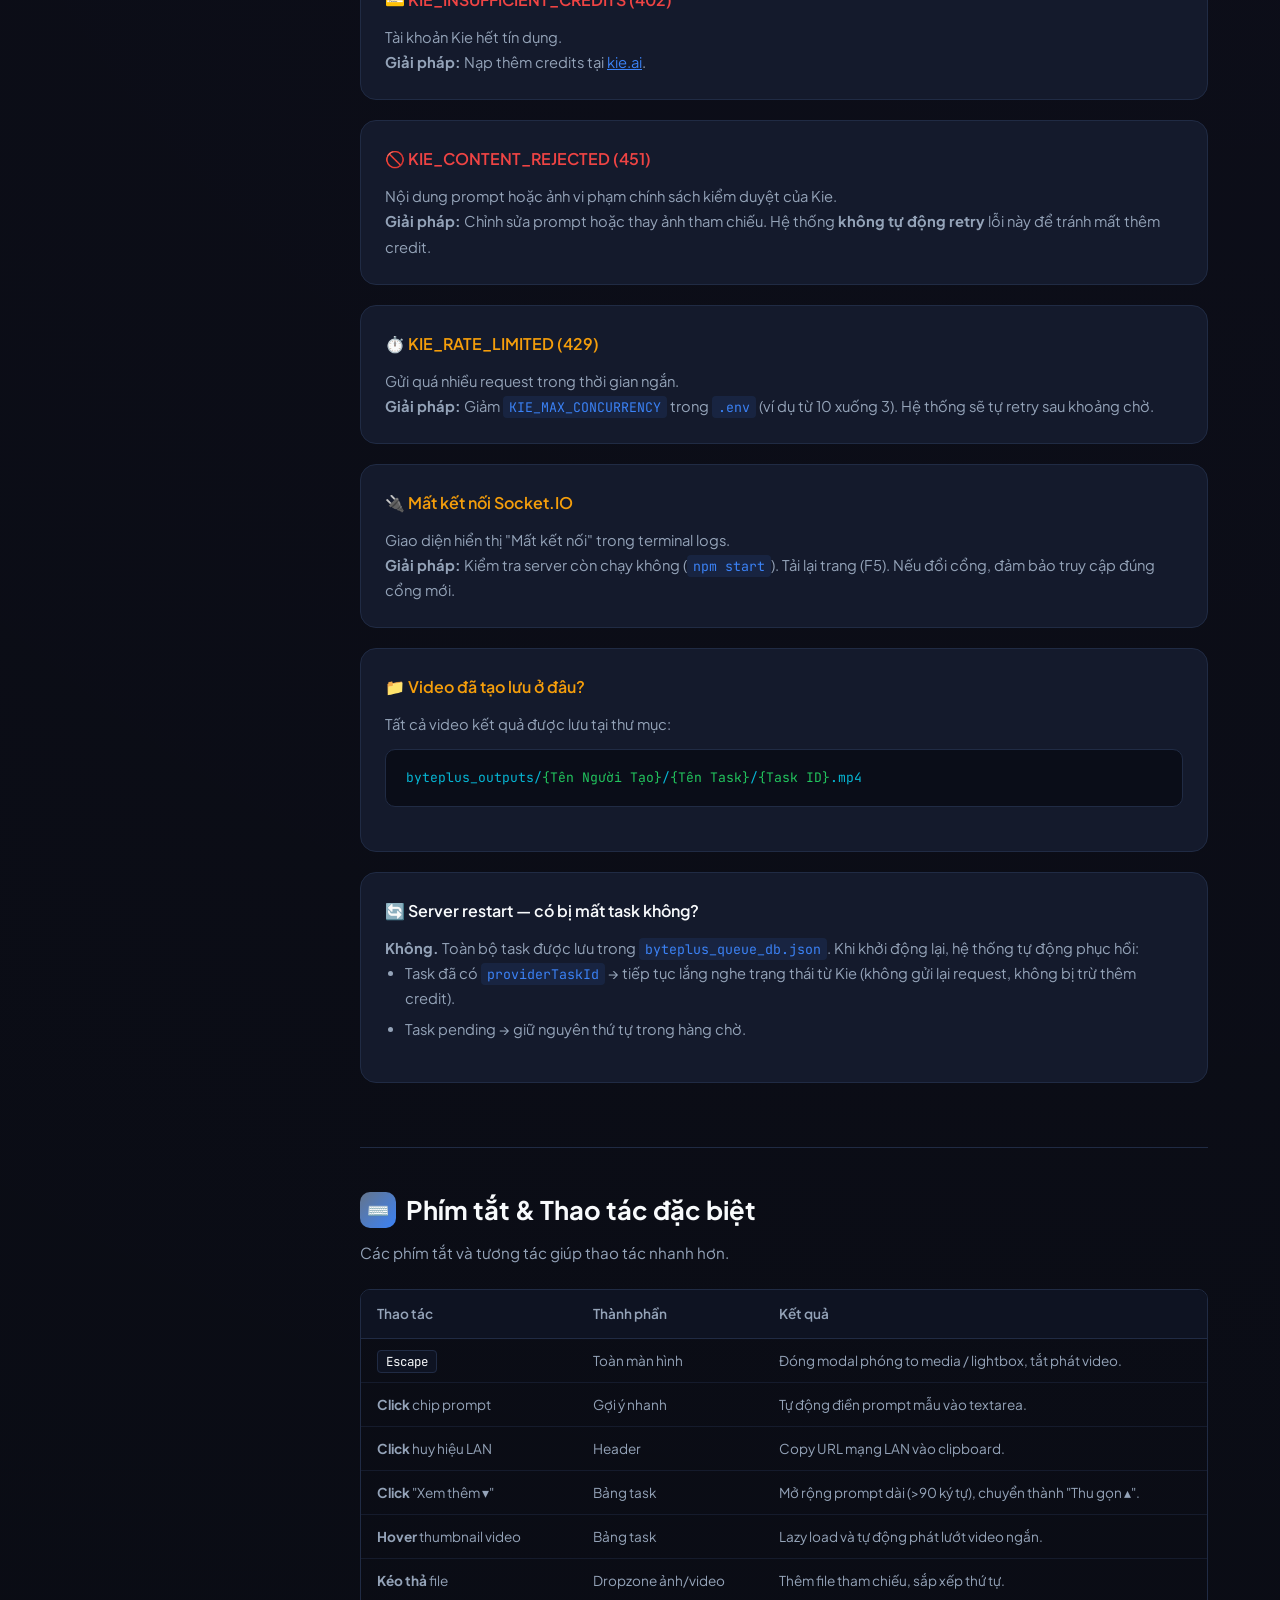
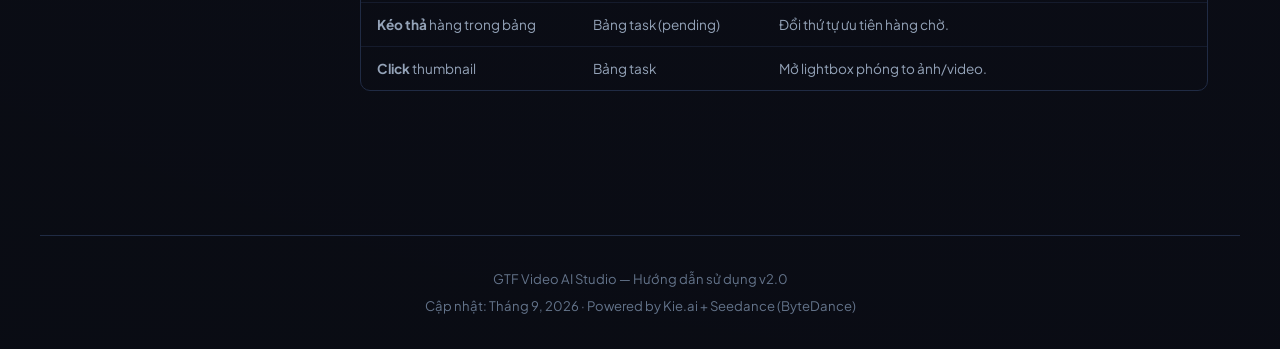
<file: public/guide.html>
<!DOCTYPE html>
<html lang="vi">
<head>
    <meta charset="UTF-8">
    <meta name="viewport" content="width=device-width, initial-scale=1.0">
    <title>Hướng Dẫn Sử Dụng — GTF Video AI Studio</title>
    <link rel="preconnect" href="https://fonts.googleapis.com">
    <link href="https://fonts.googleapis.com/css2?family=Plus+Jakarta+Sans:wght@400;500;600;700;800&family=JetBrains+Mono:wght@400;500;600&display=swap" rel="stylesheet">
    <style>
        :root {
            --bg-primary: #080b11;
            --bg-surface: #0e1322;
            --bg-card: #141a2c;
            --bg-card-hover: #192137;
            --bg-input: #0a0d18;
            --border-color: #202b44;
            --border-light: #2c3a5c;
            --border-focus: #3b82f6;
            --accent-blue: #3b82f6;
            --accent-cyan: #06b6d4;
            --accent-purple: #8b5cf6;
            --accent-indigo: #6366f1;
            --color-emerald: #10b981;
            --color-green: #22c55e;
            --color-warning: #f59e0b;
            --color-danger: #ef4444;
            --text-primary: #f8fafc;
            --text-secondary: #94a3b8;
            --text-muted: #64748b;
            --radius-sm: 6px;
            --radius-md: 10px;
            --radius-lg: 16px;
            --shadow-card: 0 8px 24px rgba(0, 0, 0, 0.4);
        }

        * { box-sizing: border-box; margin: 0; padding: 0; }

        html {
            scroll-behavior: smooth;
            scroll-padding-top: 80px;
        }

        body {
            font-family: 'Plus Jakarta Sans', -apple-system, BlinkMacSystemFont, 'Segoe UI', sans-serif;
            background-color: var(--bg-primary);
            color: var(--text-primary);
            line-height: 1.7;
            background-image:
                radial-gradient(circle at 10% 20%, rgba(59, 130, 246, 0.04) 0%, transparent 40%),
                radial-gradient(circle at 90% 80%, rgba(139, 92, 246, 0.04) 0%, transparent 40%);
        }

        /* ─── Top Navigation Bar ─── */
        .top-nav {
            position: sticky;
            top: 0;
            z-index: 100;
            background: rgba(8, 11, 17, 0.85);
            backdrop-filter: blur(16px);
            border-bottom: 1px solid var(--border-color);
            padding: 0 32px;
        }
        .top-nav-inner {
            max-width: 1200px;
            margin: 0 auto;
            display: flex;
            align-items: center;
            justify-content: space-between;
            height: 64px;
        }
        .top-nav .logo {
            display: flex;
            align-items: center;
            gap: 10px;
            font-weight: 700;
            font-size: 1.1rem;
            text-decoration: none;
            color: var(--text-primary);
        }
        .top-nav .logo .icon {
            width: 32px;
            height: 32px;
            background: linear-gradient(135deg, var(--accent-blue), var(--accent-purple));
            border-radius: 8px;
            display: flex;
            align-items: center;
            justify-content: center;
            font-size: 16px;
        }
        .top-nav .nav-links {
            display: flex;
            gap: 4px;
            list-style: none;
        }
        .top-nav .nav-links a {
            color: var(--text-secondary);
            text-decoration: none;
            font-size: 0.85rem;
            font-weight: 500;
            padding: 8px 14px;
            border-radius: var(--radius-sm);
            transition: all 0.2s;
        }
        .top-nav .nav-links a:hover {
            color: var(--text-primary);
            background: rgba(59, 130, 246, 0.1);
        }
        .btn-open-studio {
            background: linear-gradient(135deg, var(--accent-blue), var(--accent-purple));
            color: #fff !important;
            padding: 8px 20px !important;
            border-radius: 8px !important;
            font-weight: 600 !important;
            box-shadow: 0 0 16px rgba(59, 130, 246, 0.3);
        }

        /* ─── Hero Section ─── */
        .hero {
            max-width: 1200px;
            margin: 0 auto;
            padding: 80px 32px 60px;
            text-align: center;
        }
        .hero .badge {
            display: inline-block;
            background: rgba(59, 130, 246, 0.12);
            color: var(--accent-blue);
            font-size: 0.8rem;
            font-weight: 600;
            padding: 6px 16px;
            border-radius: 20px;
            margin-bottom: 20px;
            border: 1px solid rgba(59, 130, 246, 0.2);
        }
        .hero h1 {
            font-size: 2.8rem;
            font-weight: 800;
            line-height: 1.2;
            margin-bottom: 16px;
            background: linear-gradient(135deg, var(--text-primary) 0%, var(--accent-cyan) 50%, var(--accent-purple) 100%);
            -webkit-background-clip: text;
            -webkit-text-fill-color: transparent;
            background-clip: text;
        }
        .hero p {
            color: var(--text-secondary);
            font-size: 1.15rem;
            max-width: 700px;
            margin: 0 auto 32px;
        }
        .hero-stats {
            display: flex;
            justify-content: center;
            gap: 40px;
            margin-top: 40px;
        }
        .hero-stat {
            text-align: center;
        }
        .hero-stat .num {
            font-size: 2rem;
            font-weight: 800;
            color: var(--accent-cyan);
            font-family: 'JetBrains Mono', monospace;
        }
        .hero-stat .label {
            font-size: 0.8rem;
            color: var(--text-muted);
            margin-top: 4px;
        }

        /* ─── Main Content Container ─── */
        .content {
            max-width: 1200px;
            margin: 0 auto;
            padding: 0 32px 80px;
            display: grid;
            grid-template-columns: 240px 1fr;
            gap: 48px;
        }

        /* ─── Sidebar TOC ─── */
        .sidebar {
            position: sticky;
            top: 88px;
            height: fit-content;
            max-height: calc(100vh - 100px);
            overflow-y: auto;
        }
        .sidebar h4 {
            color: var(--text-muted);
            font-size: 0.7rem;
            font-weight: 700;
            text-transform: uppercase;
            letter-spacing: 1.5px;
            margin-bottom: 12px;
        }
        .sidebar ul {
            list-style: none;
        }
        .sidebar ul li a {
            display: block;
            color: var(--text-secondary);
            text-decoration: none;
            font-size: 0.82rem;
            padding: 6px 12px;
            border-left: 2px solid transparent;
            border-radius: 0 var(--radius-sm) var(--radius-sm) 0;
            transition: all 0.2s;
            margin-bottom: 2px;
        }
        .sidebar ul li a:hover,
        .sidebar ul li a.active {
            color: var(--accent-blue);
            border-left-color: var(--accent-blue);
            background: rgba(59, 130, 246, 0.06);
        }

        /* ─── Article Sections ─── */
        .article {
            min-width: 0;
        }
        .section {
            margin-bottom: 64px;
        }
        .section h2 {
            font-size: 1.6rem;
            font-weight: 700;
            margin-bottom: 8px;
            display: flex;
            align-items: center;
            gap: 10px;
        }
        .section h2 .icon-circle {
            width: 36px;
            height: 36px;
            border-radius: 10px;
            display: flex;
            align-items: center;
            justify-content: center;
            font-size: 18px;
            flex-shrink: 0;
        }
        .section > .desc {
            color: var(--text-secondary);
            margin-bottom: 24px;
            font-size: 0.95rem;
        }
        .section h3 {
            font-size: 1.15rem;
            font-weight: 600;
            margin: 28px 0 12px;
            color: var(--text-primary);
        }
        .section p, .section li {
            color: var(--text-secondary);
            font-size: 0.92rem;
        }
        .section ul, .section ol {
            padding-left: 20px;
            margin-bottom: 16px;
        }
        .section li {
            margin-bottom: 6px;
        }
        .section li strong {
            color: var(--text-primary);
        }

        /* ─── Cards ─── */
        .card {
            background: var(--bg-card);
            border: 1px solid var(--border-color);
            border-radius: var(--radius-lg);
            padding: 24px;
            margin-bottom: 20px;
            transition: border-color 0.2s;
        }
        .card:hover {
            border-color: var(--border-light);
        }
        .card-title {
            font-weight: 600;
            font-size: 1rem;
            margin-bottom: 12px;
            display: flex;
            align-items: center;
            gap: 8px;
        }

        /* ─── Code Blocks ─── */
        .code-block {
            background: var(--bg-input);
            border: 1px solid var(--border-color);
            border-radius: var(--radius-md);
            padding: 16px 20px;
            font-family: 'JetBrains Mono', monospace;
            font-size: 0.82rem;
            color: var(--accent-cyan);
            overflow-x: auto;
            margin: 12px 0 20px;
            line-height: 1.8;
        }
        .code-block .comment { color: var(--text-muted); }
        .code-block .key { color: var(--accent-purple); }
        .code-block .val { color: var(--color-green); }
        .code-block .cmd { color: var(--color-warning); }

        code {
            font-family: 'JetBrains Mono', monospace;
            background: rgba(59, 130, 246, 0.1);
            color: var(--accent-blue);
            padding: 2px 6px;
            border-radius: 4px;
            font-size: 0.83rem;
        }

        /* ─── Tables ─── */
        .table-wrap {
            overflow-x: auto;
            margin: 16px 0 24px;
            border-radius: var(--radius-md);
            border: 1px solid var(--border-color);
        }
        table {
            width: 100%;
            border-collapse: collapse;
            font-size: 0.85rem;
        }
        thead {
            background: var(--bg-surface);
        }
        th {
            text-align: left;
            padding: 12px 16px;
            font-weight: 600;
            color: var(--text-secondary);
            border-bottom: 1px solid var(--border-color);
            white-space: nowrap;
        }
        td {
            padding: 10px 16px;
            border-bottom: 1px solid rgba(32, 43, 68, 0.5);
            color: var(--text-secondary);
        }
        tr:last-child td { border-bottom: none; }
        tr:hover td { background: rgba(59, 130, 246, 0.03); }

        .badge-recommend {
            background: rgba(16, 185, 129, 0.15);
            color: var(--color-emerald);
            font-size: 0.7rem;
            font-weight: 600;
            padding: 3px 8px;
            border-radius: 4px;
            margin-left: 6px;
        }
        .badge-fast {
            background: rgba(245, 158, 11, 0.15);
            color: var(--color-warning);
            font-size: 0.7rem;
            font-weight: 600;
            padding: 3px 8px;
            border-radius: 4px;
            margin-left: 6px;
        }
        .badge-economy {
            background: rgba(99, 102, 241, 0.15);
            color: var(--accent-indigo);
            font-size: 0.7rem;
            font-weight: 600;
            padding: 3px 8px;
            border-radius: 4px;
            margin-left: 6px;
        }

        /* ─── Callout / Alert Boxes ─── */
        .callout {
            border-radius: var(--radius-md);
            padding: 16px 20px;
            margin: 16px 0 20px;
            font-size: 0.88rem;
            display: flex;
            gap: 12px;
            align-items: flex-start;
        }
        .callout-icon {
            font-size: 1.2rem;
            flex-shrink: 0;
            margin-top: 2px;
        }
        .callout-info {
            background: rgba(59, 130, 246, 0.08);
            border: 1px solid rgba(59, 130, 246, 0.2);
            color: var(--text-secondary);
        }
        .callout-warning {
            background: rgba(245, 158, 11, 0.08);
            border: 1px solid rgba(245, 158, 11, 0.2);
            color: var(--text-secondary);
        }
        .callout-success {
            background: rgba(16, 185, 129, 0.08);
            border: 1px solid rgba(16, 185, 129, 0.2);
            color: var(--text-secondary);
        }
        .callout-danger {
            background: rgba(239, 68, 68, 0.08);
            border: 1px solid rgba(239, 68, 68, 0.2);
            color: var(--text-secondary);
        }

        /* ─── Step Flow ─── */
        .steps {
            counter-reset: step-counter;
            list-style: none;
            padding: 0;
        }
        .steps li {
            counter-increment: step-counter;
            padding: 16px 16px 16px 56px;
            position: relative;
            border-left: 2px solid var(--border-color);
            margin-left: 16px;
            margin-bottom: 4px;
        }
        .steps li::before {
            content: counter(step-counter);
            position: absolute;
            left: -14px;
            top: 16px;
            width: 26px;
            height: 26px;
            background: var(--accent-blue);
            color: #fff;
            font-weight: 700;
            font-size: 0.75rem;
            border-radius: 50%;
            display: flex;
            align-items: center;
            justify-content: center;
        }
        .steps li:last-child {
            border-left-color: transparent;
        }

        /* ─── Pricing Comparison Cards ─── */
        .model-grid {
            display: grid;
            grid-template-columns: repeat(3, 1fr);
            gap: 16px;
            margin: 20px 0;
        }
        .model-card {
            background: var(--bg-card);
            border: 1px solid var(--border-color);
            border-radius: var(--radius-lg);
            padding: 24px;
            text-align: center;
            transition: all 0.3s;
        }
        .model-card:hover {
            border-color: var(--accent-blue);
            transform: translateY(-2px);
        }
        .model-card.featured {
            border-color: var(--accent-blue);
            box-shadow: 0 0 24px rgba(59, 130, 246, 0.15);
        }
        .model-card .model-name {
            font-size: 1.1rem;
            font-weight: 700;
            margin-bottom: 4px;
        }
        .model-card .model-id {
            font-family: 'JetBrains Mono', monospace;
            font-size: 0.72rem;
            color: var(--text-muted);
            margin-bottom: 16px;
        }
        .model-card .spec-list {
            text-align: left;
            list-style: none;
            padding: 0;
            font-size: 0.82rem;
        }
        .model-card .spec-list li {
            padding: 6px 0;
            border-bottom: 1px solid rgba(32, 43, 68, 0.4);
            display: flex;
            justify-content: space-between;
        }
        .model-card .spec-list li:last-child { border-bottom: none; }
        .model-card .spec-list .spec-label { color: var(--text-muted); }
        .model-card .spec-list .spec-val { color: var(--text-primary); font-weight: 600; }

        /* ─── Pipeline Stage Visualization ─── */
        .pipeline {
            display: flex;
            gap: 4px;
            margin: 20px 0;
            flex-wrap: wrap;
        }
        .pipe-stage {
            background: var(--bg-card);
            border: 1px solid var(--border-color);
            border-radius: var(--radius-sm);
            padding: 10px 14px;
            font-size: 0.78rem;
            text-align: center;
            flex: 1;
            min-width: 100px;
        }
        .pipe-stage .pct {
            font-family: 'JetBrains Mono', monospace;
            font-weight: 700;
            color: var(--accent-cyan);
            font-size: 0.85rem;
        }
        .pipe-stage .name {
            color: var(--text-secondary);
            margin-top: 4px;
        }
        .pipe-arrow {
            display: flex;
            align-items: center;
            color: var(--text-muted);
            font-size: 1.2rem;
        }

        /* ─── Keyboard Shortcuts ─── */
        kbd {
            background: var(--bg-surface);
            border: 1px solid var(--border-color);
            border-radius: 4px;
            padding: 2px 8px;
            font-family: 'JetBrains Mono', monospace;
            font-size: 0.78rem;
            color: var(--text-primary);
        }

        /* ─── Footer ─── */
        .guide-footer {
            max-width: 1200px;
            margin: 0 auto;
            padding: 32px;
            border-top: 1px solid var(--border-color);
            text-align: center;
            color: var(--text-muted);
            font-size: 0.82rem;
        }

        /* ─── Responsive ─── */
        @media (max-width: 900px) {
            .content {
                grid-template-columns: 1fr;
            }
            .sidebar {
                display: none;
            }
            .hero h1 {
                font-size: 2rem;
            }
            .model-grid {
                grid-template-columns: 1fr;
            }
            .hero-stats {
                flex-wrap: wrap;
                gap: 24px;
            }
            .top-nav .nav-links {
                display: none;
            }
        }

        /* ─── Scrollbar ─── */
        ::-webkit-scrollbar { width: 6px; height: 6px; }
        ::-webkit-scrollbar-track { background: transparent; }
        ::-webkit-scrollbar-thumb { background: var(--border-color); border-radius: 3px; }
        ::-webkit-scrollbar-thumb:hover { background: var(--border-light); }

        /* ─── Separator ─── */
        hr {
            border: none;
            border-top: 1px solid var(--border-color);
            margin: 40px 0;
        }
    </style>
</head>
<body>

<!-- ════════════════ TOP NAVIGATION ════════════════ -->
<nav class="top-nav">
    <div class="top-nav-inner">
        <a href="/studio" class="logo">
            <span class="icon">✨</span>
            GTF Video AI Studio
        </a>
        <div class="nav-links">
            <a href="#gioi-thieu">Giới thiệu</a>
            <a href="#bat-dau">Bắt đầu</a>
            <a href="#tao-video">Tạo video</a>
            <a href="#model-ai">Model AI</a>
            <a href="#kol">KOL</a>
            <a href="#hang-cho">Hàng chờ</a>
            <a href="#tin-dung">Tín dụng</a>
            <a href="#lan">LAN</a>
            <a href="/studio" class="btn-open-studio">Mở Studio →</a>
        </div>
    </div>
</nav>

<!-- ════════════════ HERO ════════════════ -->
<header class="hero">
    <div class="badge">📖 Hướng Dẫn Sử Dụng v2.0</div>
    <h1>GTF Video AI Studio</h1>
    <p>
        Hệ thống tự động hóa sản xuất video AI — tạo video từ prompt, ảnh và nhân vật KOL ảo,
        xử lý song song lên đến 10 video cùng lúc, theo dõi tiến độ thời gian thực.
    </p>
    <div class="hero-stats">
        <div class="hero-stat">
            <div class="num">3</div>
            <div class="label">Model AI Seedance</div>
        </div>
        <div class="hero-stat">
            <div class="num">10</div>
            <div class="label">Video song song tối đa</div>
        </div>
        <div class="hero-stat">
            <div class="num">30s</div>
            <div class="label">Thời lượng tối đa</div>
        </div>
        <div class="hero-stat">
            <div class="num">1080p</div>
            <div class="label">Độ phân giải cao nhất</div>
        </div>
    </div>
</header>

<!-- ════════════════ MAIN CONTENT ════════════════ -->
<div class="content">

    <!-- ─── Sidebar TOC ─── -->
    <aside class="sidebar">
        <h4>Mục Lục</h4>
        <ul>
            <li><a href="#gioi-thieu">Giới thiệu hệ thống</a></li>
            <li><a href="#bat-dau">Bắt đầu nhanh</a></li>
            <li><a href="#giao-dien">Tổng quan giao diện</a></li>
            <li><a href="#tao-video">Tạo video đơn lẻ</a></li>
            <li><a href="#import">Import hàng loạt</a></li>
            <li><a href="#model-ai">Model AI & Bảng giá</a></li>
            <li><a href="#kol">Thư viện nhân vật KOL</a></li>
            <li><a href="#hang-cho">Quản lý hàng chờ</a></li>
            <li><a href="#pipeline">Quy trình xử lý</a></li>
            <li><a href="#tin-dung">Quản lý tín dụng</a></li>
            <li><a href="#lan">Chia sẻ mạng LAN</a></li>
            <li><a href="#troubleshoot">Xử lý sự cố</a></li>
            <li><a href="#phim-tat">Phím tắt & Thao tác</a></li>
        </ul>
    </aside>

    <!-- ─── Article Body ─── -->
    <main class="article">

        <!-- ═══ 1. GIỚI THIỆU ═══ -->
        <section id="gioi-thieu" class="section">
            <h2>
                <span class="icon-circle" style="background: linear-gradient(135deg, var(--accent-blue), var(--accent-cyan));">🎬</span>
                Giới thiệu hệ thống
            </h2>
            <p class="desc">GTF Video AI Studio là hệ thống tự động hóa sản xuất video AI thế hệ mới, được thiết kế cho đội ngũ marketing và sáng tạo nội dung.</p>

            <div class="card">
                <div class="card-title">✨ Điểm nổi bật</div>
                <ul>
                    <li><strong>Không cần mở Chrome, không cần đăng nhập thủ công</strong> — Tự động hoàn toàn qua API Kie.ai.</li>
                    <li><strong>Chạy song song lên đến 10 video cùng lúc</strong> — Hàng chờ cuốn chiếu (Rolling Concurrency), slot trống nạp ngay task mới.</li>
                    <li><strong>3 model AI Seedance</strong> — Seedance 2.5 (chất lượng cao), 2.0 Mini (tiết kiệm nhất), 2.0 Fast (nhanh, rẻ).</li>
                    <li><strong>Thư viện nhân vật ảo KOL</strong> — Lưu và tái sử dụng chân dung nhân vật chỉ với 1 cú nhấp.</li>
                    <li><strong>Ảnh, video tham chiếu</strong> — Kéo thả file trực tiếp, sắp xếp thứ tự ưu tiên.</li>
                    <li><strong>Theo dõi tiến độ thời gian thực</strong> — Socket.IO live monitor, thanh progress động, terminal logs.</li>
                    <li><strong>Chia sẻ mạng LAN</strong> — Đồng nghiệp có thể truy cập và tạo task ngay từ máy của mình.</li>
                </ul>
            </div>

            <div class="callout callout-info">
                <span class="callout-icon">ℹ️</span>
                <div>
                    Hệ thống chạy trên máy chủ Node.js duy nhất, đồng thời phục vụ cả 
                    <strong>GTF Video AI Studio (V2)</strong> và <strong>Higgsfield Classic (V1)</strong>.
                    Dữ liệu giữa hai hệ thống tách biệt hoàn toàn.
                </div>
            </div>
        </section>

        <hr>

        <!-- ═══ 2. BẮT ĐẦU NHANH ═══ -->
        <section id="bat-dau" class="section">
            <h2>
                <span class="icon-circle" style="background: linear-gradient(135deg, var(--color-emerald), var(--accent-cyan));">🚀</span>
                Bắt đầu nhanh
            </h2>
            <p class="desc">Chỉ cần 3 bước để khởi chạy hệ thống và bắt đầu tạo video AI.</p>

            <h3>Bước 1: Cấu hình môi trường</h3>
            <p>Tạo hoặc chỉnh sửa file <code>.env</code> tại thư mục gốc của dự án:</p>
            <div class="code-block">
<span class="comment"># Provider chính — dùng Kie.ai</span>
<span class="key">GTF_VIDEO_PROVIDER</span>=<span class="val">kie</span>

<span class="comment"># API Key từ tài khoản Kie.ai (BẮT BUỘC)</span>
<span class="key">KIE_API_KEY</span>=<span class="val">your_kie_api_key_here</span>

<span class="comment"># Cổng máy chủ (mặc định 3100)</span>
<span class="key">HQ_PORT</span>=<span class="val">3100</span>

<span class="comment"># Số video xử lý song song tối đa (mặc định 10)</span>
<span class="key">KIE_MAX_CONCURRENCY</span>=<span class="val">3</span>

<span class="comment"># Múi giờ (mặc định Asia/Ho_Chi_Minh)</span>
<span class="key">TZ</span>=<span class="val">Asia/Ho_Chi_Minh</span>
            </div>

            <div class="callout callout-warning">
                <span class="callout-icon">⚠️</span>
                <div>
                    <strong>Bảo mật API Key:</strong> Tuyệt đối không chia sẻ <code>KIE_API_KEY</code> lên GitHub hay bất kỳ nơi công khai nào.
                    File <code>.env</code> đã được thêm vào <code>.gitignore</code>.
                </div>
            </div>

            <h3>Bước 2: Khởi chạy máy chủ</h3>
            <div class="code-block">
<span class="comment"># Cài đặt thư viện (chỉ lần đầu)</span>
<span class="cmd">npm install</span>

<span class="comment"># Khởi chạy</span>
<span class="cmd">npm start</span>
            </div>

            <h3>Bước 3: Truy cập Studio</h3>
            <p>Mở trình duyệt tại một trong các địa chỉ sau:</p>
            <div class="code-block">
<span class="val">http://localhost:3100</span>         <span class="comment"># → Gateway chọn hệ thống</span>
<span class="val">http://localhost:3100/studio</span>  <span class="comment"># → Vào thẳng Studio V2</span>
<span class="val">http://localhost:3100/0013</span>    <span class="comment"># → Alias vào Studio V2</span>
            </div>

            <div class="callout callout-success">
                <span class="callout-icon">✅</span>
                <div>
                    Nếu chưa cấu hình <code>KIE_API_KEY</code>, hệ thống sẽ tự động chạy ở chế độ <strong>MOCK</strong>
                    — giao diện vẫn hoạt động bình thường nhưng không tạo video thật, không bị trừ tín dụng.
                </div>
            </div>
        </section>

        <hr>

        <!-- ═══ 3. TỔNG QUAN GIAO DIỆN ═══ -->
        <section id="giao-dien" class="section">
            <h2>
                <span class="icon-circle" style="background: linear-gradient(135deg, var(--accent-purple), var(--accent-indigo));">🖥️</span>
                Tổng quan giao diện
            </h2>
            <p class="desc">Giao diện Studio được chia thành các khu vực chính, tối ưu cho quy trình sản xuất video.</p>

            <div class="card">
                <div class="card-title">📊 Thanh thống kê (Stats Bar)</div>
                <p>Hiển thị 7 thẻ thống kê tổng quan ở đầu trang:</p>
                <ul>
                    <li><strong>Tổng Số Task</strong> — Tổng số lượng task trong hệ thống.</li>
                    <li><strong>Chờ Xử Lý</strong> — Số task đang đợi đến lượt (xanh dương).</li>
                    <li><strong>Đang Chạy</strong> — Số task đang sinh video song song (xanh ngọc).</li>
                    <li><strong>Hoàn Thành</strong> — Số task đã render thành công (xanh lá).</li>
                    <li><strong>Thất Bại</strong> — Số task bị lỗi (đỏ hồng).</li>
                    <li><strong>Thời Gian Chờ ETA</strong> — Ước tính thời gian đợi (~2 phút/task).</li>
                    <li><strong>🪙 Credits</strong> — Số dư tín dụng Kie thời gian thực (cập nhật mỗi 30 giây).</li>
                </ul>
            </div>

            <div class="card">
                <div class="card-title">🎛️ Bố cục 2 panel</div>
                <ul>
                    <li><strong>Panel Trái — Bảng điều khiển & Nhập liệu:</strong> 3 nút điều khiển (Bắt đầu / Tạm dừng / Dừng), 3 tab (Task Đơn Lẻ, Import Hàng Loạt, Quản lý Tín Dụng).</li>
                    <li><strong>Panel Phải — Giám sát & Danh sách hàng chờ:</strong> Live monitor task đang chạy, terminal logs, bảng danh sách task có tìm kiếm, lọc, kéo thả, phân trang.</li>
                </ul>
            </div>

            <div class="card">
                <div class="card-title">🔔 Huy hiệu trạng thái Header</div>
                <ul>
                    <li><strong>🌐 LAN</strong> — Hiển thị IP mạng nội bộ, nhấp vào để copy link chia sẻ cho đồng nghiệp.</li>
                    <li><strong>Hàng Chờ</strong> — Chấm trạng thái: <span style="color: var(--text-muted);">⚫ IDLE</span> &nbsp;|&nbsp; <span style="color: var(--color-green);">🟢 RUNNING</span> &nbsp;|&nbsp; <span style="color: var(--color-warning);">🟡 PAUSED</span></li>
                </ul>
            </div>
        </section>

        <hr>

        <!-- ═══ 4. TẠO VIDEO ĐƠN LẺ ═══ -->
        <section id="tao-video" class="section">
            <h2>
                <span class="icon-circle" style="background: linear-gradient(135deg, var(--accent-cyan), var(--accent-blue));">✨</span>
                Tạo video đơn lẻ
            </h2>
            <p class="desc">Tạo một video AI từ prompt mô tả, ảnh/video tham chiếu và nhân vật KOL ảo.</p>

            <ol class="steps">
                <li>
                    <strong>Điền thông tin cơ bản</strong><br>
                    <span style="color: var(--text-secondary);">Nhập <strong>Tên Người Tạo</strong> (tự động ghi nhớ cho lần sau) và <strong>Tên Task</strong> để định danh video.</span>
                </li>
                <li>
                    <strong>Viết Prompt mô tả video</strong><br>
                    <span style="color: var(--text-secondary);">Mô tả chi tiết nội dung video muốn tạo. Hệ thống tự động làm sạch ký tự đặc biệt gây lỗi API. Có 3 chip gợi ý nhanh: 🌃 Cyberpunk City, 💧 Nature Macro, 🚀 Sci-Fi Galaxy.</span>
                </li>
                <li>
                    <strong>Thêm ảnh tham chiếu (tuỳ chọn)</strong><br>
                    <span style="color: var(--text-secondary);">Kéo thả hoặc chọn tối đa <strong>9–30 ảnh</strong> (tuỳ model). Ảnh sẽ được gắn nhãn <code>@Image 1</code>, <code>@Image 2</code>... Kéo thả để đổi thứ tự ưu tiên.</span>
                </li>
                <li>
                    <strong>Chọn nhân vật KOL ảo (tuỳ chọn)</strong><br>
                    <span style="color: var(--text-secondary);">Chọn nhân vật từ thư viện hoặc bấm <strong>"+ Tạo KOL Mới"</strong> để thêm nhanh. Ảnh chân dung KOL sẽ được sử dụng làm tham chiếu khuôn mặt.</span>
                </li>
                <li>
                    <strong>Thêm video tham chiếu (tuỳ chọn)</strong><br>
                    <span style="color: var(--text-secondary);">Kéo thả tối đa <strong>3–10 video</strong> (tuỳ model). Hệ thống tự động đọc metadata thời lượng để tính chi phí video đầu vào.</span>
                </li>
                <li>
                    <strong>Cấu hình render</strong><br>
                    <span style="color: var(--text-secondary);">Chọn <strong>Model AI</strong>, <strong>Thời lượng</strong> (4s–30s), <strong>Tỷ lệ</strong> (16:9, 9:16, 1:1), <strong>Độ phân giải</strong> (480p, 720p, 1080p). Hệ thống tự động giới hạn tuỳ chọn theo model đã chọn.</span>
                </li>
                <li>
                    <strong>Xem bảng dự tính chi phí</strong><br>
                    <span style="color: var(--text-secondary);">Bảng <strong>Cost Breakdown</strong> cập nhật trực tiếp: đơn giá/giây, chi phí video ra, chi phí video vào, tổng credits và quy đổi USD.</span>
                </li>
                <li>
                    <strong>Bấm "➕ Thêm Vào Hàng Chờ"</strong><br>
                    <span style="color: var(--text-secondary);">Task được xếp vào queue và sẽ tự động chạy khi có slot trống (cần bấm <strong>Bắt Đầu</strong> nếu queue chưa chạy).</span>
                </li>
            </ol>
        </section>

        <hr>

        <!-- ═══ 5. IMPORT HÀNG LOẠT ═══ -->
        <section id="import" class="section">
            <h2>
                <span class="icon-circle" style="background: linear-gradient(135deg, var(--color-warning), var(--color-danger));">📋</span>
                Import hàng loạt
            </h2>
            <p class="desc">Tạo nhiều video cùng lúc bằng cách dán danh sách prompt — hỗ trợ 5 định dạng tự động nhận diện.</p>

            <div class="card">
                <div class="card-title">🧠 Smart Parser — 5 định dạng được hỗ trợ</div>
                <ol>
                    <li><strong>JSON mảng:</strong> <code>[{"prompt": "..."}, {"prompt": "..."}]</code></li>
                    <li><strong>Dấu phân cách:</strong> Dùng dòng <code>---</code> hoặc <code>===</code> ngăn cách giữa các prompt.</li>
                    <li><strong>Tiền tố đánh số:</strong> <code>Prompt 1:</code>, <code>Task 1:</code>, <code>1.</code>, <code>#1:</code></li>
                    <li><strong>Dòng trống:</strong> Phân tách prompt bằng 2 lần xuống dòng.</li>
                    <li><strong>Văn bản tự do:</strong> Gộp tất cả thành 1 prompt duy nhất.</li>
                </ol>
            </div>

            <h3>Cách sử dụng</h3>
            <ol>
                <li>Chuyển sang tab <strong>"📋 Import Hàng Loạt"</strong>.</li>
                <li>Dán danh sách prompt vào ô văn bản lớn.</li>
                <li>Hệ thống hiển thị preview tức thời: <em>"Nhận diện: X task"</em> và liệt kê 5 task đầu tiên.</li>
                <li>Điền <strong>Tên Người Tạo</strong>, <strong>Tên Task Chung</strong> và chọn cấu hình (Model, Thời lượng, Tỷ lệ, Độ phân giải).</li>
                <li>Bấm <strong>"📥 Import Hàng Loạt Vào Queue"</strong>.</li>
            </ol>

            <div class="callout callout-info">
                <span class="callout-icon">💡</span>
                <div>Cấu hình chung (model, thời lượng, v.v.) sẽ được áp dụng đồng nhất cho tất cả các task trong đợt import.</div>
            </div>
        </section>

        <hr>

        <!-- ═══ 6. MODEL AI & BẢNG GIÁ ═══ -->
        <section id="model-ai" class="section">
            <h2>
                <span class="icon-circle" style="background: linear-gradient(135deg, var(--accent-indigo), var(--accent-purple));">🤖</span>
                Model AI & Bảng giá
            </h2>
            <p class="desc">Hệ thống hỗ trợ 3 model Seedance của ByteDance, chạy qua nền tảng Kie.ai. Tất cả dùng chung 1 API Key.</p>

            <!-- Model Comparison Cards -->
            <div class="model-grid">
                <!-- Seedance 2.5 -->
                <div class="model-card featured">
                    <div class="model-name">Seedance 2.5 <span class="badge-recommend">KHUYÊN DÙNG</span></div>
                    <div class="model-id">bytedance/seedance-2-5</div>
                    <ul class="spec-list">
                        <li><span class="spec-label">Độ phân giải</span> <span class="spec-val">480p · 720p · 1080p</span></li>
                        <li><span class="spec-label">Thời lượng</span> <span class="spec-val">4s – 30s</span></li>
                        <li><span class="spec-label">Ảnh tối đa</span> <span class="spec-val">30 ảnh</span></li>
                        <li><span class="spec-label">Video tối đa</span> <span class="spec-val">10 video</span></li>
                        <li><span class="spec-label">Chất lượng</span> <span class="spec-val" style="color: var(--color-emerald);">Cao nhất</span></li>
                    </ul>
                </div>
                <!-- Seedance 2.0 Mini -->
                <div class="model-card">
                    <div class="model-name">Seedance 2.0 Mini <span class="badge-economy">TIẾT KIỆM</span></div>
                    <div class="model-id">bytedance/seedance-2-mini</div>
                    <ul class="spec-list">
                        <li><span class="spec-label">Độ phân giải</span> <span class="spec-val">480p · 720p</span></li>
                        <li><span class="spec-label">Thời lượng</span> <span class="spec-val">4s – 15s</span></li>
                        <li><span class="spec-label">Ảnh tối đa</span> <span class="spec-val">9 ảnh</span></li>
                        <li><span class="spec-label">Video tối đa</span> <span class="spec-val">3 video</span></li>
                        <li><span class="spec-label">Chi phí</span> <span class="spec-val" style="color: var(--accent-indigo);">Rẻ nhất</span></li>
                    </ul>
                </div>
                <!-- Seedance 2.0 Fast -->
                <div class="model-card">
                    <div class="model-name">Seedance 2.0 Fast <span class="badge-fast">NHANH</span></div>
                    <div class="model-id">bytedance/seedance-2-fast</div>
                    <ul class="spec-list">
                        <li><span class="spec-label">Độ phân giải</span> <span class="spec-val">480p · 720p</span></li>
                        <li><span class="spec-label">Thời lượng</span> <span class="spec-val">4s – 15s</span></li>
                        <li><span class="spec-label">Ảnh tối đa</span> <span class="spec-val">9 ảnh</span></li>
                        <li><span class="spec-label">Video tối đa</span> <span class="spec-val">3 video</span></li>
                        <li><span class="spec-label">Tốc độ</span> <span class="spec-val" style="color: var(--color-warning);">Nhanh nhất</span></li>
                    </ul>
                </div>
            </div>

            <h3>💰 Bảng giá tín dụng chi tiết (Credits / Giây)</h3>
            <p>Tỉ lệ quy đổi: <strong>1 Credit = $0.005 USD</strong></p>

            <div class="table-wrap">
                <table>
                    <thead>
                        <tr>
                            <th>Model</th>
                            <th>Độ phân giải</th>
                            <th>Không video vào (cr/s)</th>
                            <th>Có video vào (cr/s)</th>
                        </tr>
                    </thead>
                    <tbody>
                        <tr>
                            <td rowspan="3"><strong>Seedance 2.5</strong></td>
                            <td>480p</td>
                            <td style="color: var(--accent-cyan); font-family: 'JetBrains Mono', monospace;">28</td>
                            <td style="color: var(--accent-cyan); font-family: 'JetBrains Mono', monospace;">17</td>
                        </tr>
                        <tr>
                            <td>720p</td>
                            <td style="color: var(--accent-cyan); font-family: 'JetBrains Mono', monospace;">63</td>
                            <td style="color: var(--accent-cyan); font-family: 'JetBrains Mono', monospace;">38</td>
                        </tr>
                        <tr>
                            <td>1080p</td>
                            <td style="color: var(--accent-cyan); font-family: 'JetBrains Mono', monospace;">114</td>
                            <td style="color: var(--accent-cyan); font-family: 'JetBrains Mono', monospace;">68.5</td>
                        </tr>
                        <tr>
                            <td rowspan="2"><strong>Seedance 2.0 Mini</strong></td>
                            <td>480p</td>
                            <td style="color: var(--accent-indigo); font-family: 'JetBrains Mono', monospace;">3.8</td>
                            <td style="color: var(--accent-indigo); font-family: 'JetBrains Mono', monospace;">2.4</td>
                        </tr>
                        <tr>
                            <td>720p</td>
                            <td style="color: var(--accent-indigo); font-family: 'JetBrains Mono', monospace;">8.2</td>
                            <td style="color: var(--accent-indigo); font-family: 'JetBrains Mono', monospace;">5.0</td>
                        </tr>
                        <tr>
                            <td rowspan="2"><strong>Seedance 2.0 Fast</strong></td>
                            <td>480p</td>
                            <td style="color: var(--color-warning); font-family: 'JetBrains Mono', monospace;">11.7</td>
                            <td style="color: var(--color-warning); font-family: 'JetBrains Mono', monospace;">6.8</td>
                        </tr>
                        <tr>
                            <td>720p</td>
                            <td style="color: var(--color-warning); font-family: 'JetBrains Mono', monospace;">24.8</td>
                            <td style="color: var(--color-warning); font-family: 'JetBrains Mono', monospace;">15.0</td>
                        </tr>
                    </tbody>
                </table>
            </div>

            <h3>📐 Công thức tính chi phí</h3>
            <div class="card">
                <p><strong>Không có video tham chiếu đầu vào:</strong></p>
                <div class="code-block" style="color: var(--text-primary);">
Tổng Credits = <span class="val">Đơn giá (cr/s)</span> × <span class="val">Thời lượng video ra (s)</span>
                </div>
                <p><strong>Có video tham chiếu đầu vào:</strong></p>
                <div class="code-block" style="color: var(--text-primary);">
Tổng Credits = <span class="val">Đơn giá (cr/s)</span> × (<span class="val">Thời lượng video vào</span> + <span class="val">Thời lượng video ra</span>)
                </div>
                <p style="margin-top: 8px;"><strong>Quy đổi USD:</strong> <code>Tổng Credits × 0.005</code></p>
            </div>

            <div class="callout callout-info">
                <span class="callout-icon">📌</span>
                <div>
                    Bảng giá trên là <strong>ước tính</strong>. Số tín dụng thực tế bị trừ sẽ do Kie.ai quyết định
                    và được ghi nhận chính xác tại sổ cái <strong>Quản lý Tín dụng</strong>.
                </div>
            </div>

            <h3>🔒 Giới hạn tự động theo Model (Model Gating)</h3>
            <ul>
                <li>Khi chọn <strong>Seedance 2.0 Mini</strong> hoặc <strong>2.0 Fast</strong>: tuỳ chọn <strong>1080p bị khoá</strong> và tự động hạ về 720p.</li>
                <li>Khi chọn <strong>Seedance 2.0 Mini</strong> hoặc <strong>2.0 Fast</strong>: tất cả thời lượng <strong>&gt; 15 giây bị vô hiệu hoá</strong>.</li>
                <li>Khi chọn <strong>Seedance 2.5</strong>: mở khoá đầy đủ mọi tuỳ chọn (lên đến 1080p, 30s).</li>
            </ul>
        </section>

        <hr>

        <!-- ═══ 7. THƯ VIỆN KOL ═══ -->
        <section id="kol" class="section">
            <h2>
                <span class="icon-circle" style="background: linear-gradient(135deg, var(--color-warning), var(--accent-purple));">👤</span>
                Thư viện nhân vật KOL ảo
            </h2>
            <p class="desc">Lưu trữ chân dung nhân vật ảo để tái sử dụng — chỉ cần 1 cú nhấp để gắn vào video.</p>

            <div class="card">
                <div class="card-title">➕ Tạo KOL mới</div>
                <ol>
                    <li>Tại form tạo task, nhấn nút <strong>"+ Tạo KOL Mới"</strong>.</li>
                    <li>Nhập <strong>Tên nhân vật</strong> và <strong>Mô tả / phong cách</strong> (tuỳ chọn).</li>
                    <li>Chọn <strong>ảnh đại diện</strong> (chân dung, khuôn mặt rõ nét cho kết quả tốt nhất).</li>
                    <li>Bấm <strong>"Lưu"</strong> — nhân vật được thêm vào thư viện và tự động chọn ngay.</li>
                </ol>
            </div>

            <div class="card">
                <div class="card-title">🔄 Sử dụng lại</div>
                <p>Chọn nhân vật từ menu dropdown <strong>"Nhân Vật KOL Ảo"</strong>. Ảnh chân dung sẽ hiển thị preview ngay bên cạnh và được gửi kèm làm tham chiếu khuôn mặt cho AI.</p>
            </div>

            <div class="callout callout-success">
                <span class="callout-icon">🛡️</span>
                <div>
                    <strong>Bảo toàn lịch sử:</strong> Khi tạo task, thông tin KOL được snapshot gắn chặt vào task.
                    Việc xoá hay sửa KOL sau đó <strong>không ảnh hưởng</strong> đến các video đã tạo trước.
                </div>
            </div>
        </section>

        <hr>

        <!-- ═══ 8. QUẢN LÝ HÀNG CHỜ ═══ -->
        <section id="hang-cho" class="section">
            <h2>
                <span class="icon-circle" style="background: linear-gradient(135deg, var(--accent-blue), var(--color-emerald));">📊</span>
                Quản lý hàng chờ
            </h2>
            <p class="desc">Hàng chờ cuốn chiếu (Rolling Concurrency) — ngay khi 1 video xong, slot trống nạp ngay video kế tiếp.</p>

            <h3>🎛️ 3 nút điều khiển</h3>
            <div class="table-wrap">
                <table>
                    <thead>
                        <tr><th>Nút</th><th>Chức năng</th><th>Hành vi chi tiết</th></tr>
                    </thead>
                    <tbody>
                        <tr>
                            <td><strong>▶ Bắt Đầu</strong></td>
                            <td>Khởi chạy hàng chờ</td>
                            <td>Kích hoạt vòng dispatch, nạp task pending vào các slot trống. Cũng dùng để Resume sau Pause.</td>
                        </tr>
                        <tr>
                            <td><strong>⏸ Tạm Dừng</strong></td>
                            <td>Tạm ngưng nạp thêm</td>
                            <td>Các task đang chạy <strong>tiếp tục chạy đến hết</strong>, nhưng không nạp thêm task mới. Bấm lại để tiếp tục.</td>
                        </tr>
                        <tr>
                            <td><strong>⏹ Dừng</strong></td>
                            <td>Dừng hoàn toàn</td>
                            <td>Huỷ tất cả task đang chạy (abort), chuyển về pending. Hàng chờ dừng hẳn.</td>
                        </tr>
                    </tbody>
                </table>
            </div>

            <h3>🔀 Sắp xếp thứ tự ưu tiên</h3>
            <p>Có 3 cách thay đổi thứ tự chạy cho các task <strong>pending</strong>:</p>
            <ul>
                <li><strong>Kéo thả hàng trong bảng:</strong> Giữ biểu tượng <code>⠿</code> và kéo đến vị trí mong muốn.</li>
                <li><strong>Nút điều phối nhanh:</strong> <code>⭐ Lên đầu</code> | <code>⬆️ Đẩy lên</code> | <code>⬇️ Đẩy xuống</code></li>
                <li><strong>Optimistic UI:</strong> Giao diện cập nhật tức thì, sau đó đồng bộ với backend.</li>
            </ul>

            <h3>🔍 Tìm kiếm & Lọc bảng</h3>
            <ul>
                <li><strong>Tìm kiếm:</strong> Gõ vào ô tìm kiếm — lọc theo Prompt, Task ID, Model, Tên Người Tạo.</li>
                <li><strong>Chip bộ lọc:</strong> Tất Cả | Chờ Xử Lý | Đang Chạy | Hoàn Thành | Thất Bại.</li>
                <li><strong>Phân trang:</strong> 15 task / trang, hỗ trợ duyệt trang trước/sau.</li>
            </ul>

            <h3>⚡ Hành động từng task</h3>
            <div class="table-wrap">
                <table>
                    <thead>
                        <tr><th>Nút</th><th>Mô tả</th></tr>
                    </thead>
                    <tbody>
                        <tr><td><strong>▶️ Xem</strong></td><td>Mở video kết quả trong tab mới trên trình duyệt.</td></tr>
                        <tr><td><strong>⬇️ Tải</strong></td><td>Tải file MP4 về máy tính.</td></tr>
                        <tr><td><strong>↺ Retry</strong></td><td>Chạy lại task bị lỗi hoặc đã xong muốn tạo lại.</td></tr>
                        <tr><td><strong>✕ Xoá</strong></td><td>Xoá task khỏi hàng chờ.</td></tr>
                    </tbody>
                </table>
            </div>

            <div class="callout callout-warning">
                <span class="callout-icon">💡</span>
                <div>
                    <strong>Retry thông minh:</strong> Nếu task đã tạo video thành công trên cloud nhưng lỗi lúc download,
                    hệ thống chỉ retry khâu download — <strong>không bị trừ thêm tín dụng</strong>.
                </div>
            </div>
        </section>

        <hr>

        <!-- ═══ 9. QUY TRÌNH XỬ LÝ ═══ -->
        <section id="pipeline" class="section">
            <h2>
                <span class="icon-circle" style="background: linear-gradient(135deg, var(--accent-cyan), var(--color-emerald));">⚙️</span>
                Quy trình xử lý (Pipeline)
            </h2>
            <p class="desc">Mỗi task đi qua 7 giai đoạn minh bạch, theo dõi được trên giao diện.</p>

            <div class="pipeline">
                <div class="pipe-stage"><div class="pct">2%</div><div class="name">Chuẩn bị<br>dữ liệu</div></div>
                <div class="pipe-arrow">→</div>
                <div class="pipe-stage"><div class="pct">10-20%</div><div class="name">Tải lên<br>tài nguyên</div></div>
                <div class="pipe-arrow">→</div>
                <div class="pipe-stage"><div class="pct">22%</div><div class="name">Gửi yêu cầu<br>khởi tạo</div></div>
                <div class="pipe-arrow">→</div>
                <div class="pipe-stage"><div class="pct">25%</div><div class="name">Xếp hàng<br>tại Kie</div></div>
                <div class="pipe-arrow">→</div>
                <div class="pipe-stage"><div class="pct">30-90%</div><div class="name">Đang tạo<br>video</div></div>
                <div class="pipe-arrow">→</div>
                <div class="pipe-stage"><div class="pct">96%</div><div class="name">Tải video<br>về máy</div></div>
                <div class="pipe-arrow">→</div>
                <div class="pipe-stage" style="border-color: var(--color-emerald);"><div class="pct" style="color: var(--color-emerald);">100%</div><div class="name">Hoàn<br>thành ✓</div></div>
            </div>

            <div class="card">
                <div class="card-title">📺 Live Monitor</div>
                <ul>
                    <li><strong>Thanh tiến độ:</strong> Hiển thị phần trăm (%) và tên công đoạn hiện tại.</li>
                    <li><strong>Terminal Logs:</strong> Console realtime qua Socket.IO — tối đa 500 dòng, phân loại màu theo mức độ (info/success/warning/error).</li>
                    <li><strong>Auto-scroll:</strong> Bật/tắt tự động cuộn xuống dòng log mới nhất.</li>
                </ul>
            </div>
        </section>

        <hr>

        <!-- ═══ 10. QUẢN LÝ TÍN DỤNG ═══ -->
        <section id="tin-dung" class="section">
            <h2>
                <span class="icon-circle" style="background: linear-gradient(135deg, var(--color-warning), var(--color-emerald));">💰</span>
                Quản lý tín dụng
            </h2>
            <p class="desc">Tab "Quản lý Tín dụng" hiển thị số dư thực tế, tổng tiêu hao và sổ cái chi phí 13 cột.</p>

            <div class="card">
                <div class="card-title">🪙 Thẻ Số Dư Thực Tế</div>
                <ul>
                    <li><strong>Credits hiện tại:</strong> Lấy trực tiếp từ API Kie.ai.</li>
                    <li><strong>Quy đổi USD:</strong> Credits × $0.005.</li>
                    <li><strong>Nút 🔄 Làm Mới:</strong> Đồng bộ lại số dư tức thì (animation xoay 360°).</li>
                </ul>
            </div>

            <div class="card">
                <div class="card-title">📊 Sổ Cái Lịch Sử Chi Phí (13 cột)</div>
                <p>Bảng chi tiết ghi nhận mọi task đã xử lý:</p>
                <div class="table-wrap">
                    <table>
                        <thead>
                            <tr><th>#</th><th>Cột</th><th>Mô tả</th></tr>
                        </thead>
                        <tbody>
                            <tr><td>1</td><td><strong>Time</strong></td><td>Thời điểm chạy task</td></tr>
                            <tr><td>2</td><td><strong>Task Name</strong></td><td>Tên task</td></tr>
                            <tr><td>3</td><td><strong style="color: var(--color-danger);">Actual Credits</strong></td><td>Tín dụng thực tế Kie đã trừ (màu đỏ)</td></tr>
                            <tr><td>4</td><td><strong style="color: var(--color-warning);">Estimated Credits</strong></td><td>Ước tính trước khi chạy (màu vàng)</td></tr>
                            <tr><td>5</td><td><strong>Actual USD</strong></td><td>Chi phí USD thực tế</td></tr>
                            <tr><td>6</td><td><strong>Estimated USD</strong></td><td>Ước tính USD</td></tr>
                            <tr><td>7</td><td><strong>Creator</strong></td><td>Người tạo task</td></tr>
                            <tr><td>8</td><td><strong>Resolution</strong></td><td>Độ phân giải</td></tr>
                            <tr><td>9</td><td><strong>Output Duration</strong></td><td>Thời lượng video ra</td></tr>
                            <tr><td>10</td><td><strong>Input Video Duration</strong></td><td>Tổng thời lượng video tham chiếu vào</td></tr>
                            <tr><td>11</td><td><strong>Model</strong></td><td>Model AI sử dụng</td></tr>
                            <tr><td>12</td><td><strong>Task ID</strong></td><td>Mã định danh task</td></tr>
                            <tr><td>13</td><td><strong>Status</strong></td><td>Trạng thái (completed / failed)</td></tr>
                        </tbody>
                    </table>
                </div>
            </div>

            <div class="callout callout-info">
                <span class="callout-icon">🔍</span>
                <div>
                    <strong>Chênh lệch giữa Actual và Estimated là bình thường.</strong>
                    Ước tính dựa trên bảng giá công khai, nhưng Kie.ai có thể tính phí khác do ưu đãi, làm tròn, hoặc phí xử lý phụ.
                </div>
            </div>
        </section>

        <hr>

        <!-- ═══ 11. CHIA SẺ MẠNG LAN ═══ -->
        <section id="lan" class="section">
            <h2>
                <span class="icon-circle" style="background: linear-gradient(135deg, var(--color-green), var(--accent-cyan));">🌐</span>
                Chia sẻ mạng LAN
            </h2>
            <p class="desc">Cho phép đồng nghiệp trong cùng mạng nội bộ truy cập Studio và tạo video từ máy của họ.</p>

            <div class="card">
                <div class="card-title">📡 Cách chia sẻ</div>
                <ol>
                    <li>Nhìn vào huy hiệu <strong>🌐 LAN</strong> trên header của Studio.</li>
                    <li>Nó hiển thị IP nội mạng và cổng, ví dụ: <code>🌐 LAN: 192.168.1.50:3100</code></li>
                    <li><strong>Click vào huy hiệu</strong> — URL truy cập được tự động copy vào clipboard.</li>
                    <li>Gửi link cho đồng nghiệp. Họ mở trình duyệt tại đó là sử dụng được ngay.</li>
                </ol>
            </div>

            <div class="callout callout-warning">
                <span class="callout-icon">⚠️</span>
                <div>
                    <strong>Yêu cầu:</strong> Các máy phải cùng mạng WiFi hoặc LAN. Tường lửa Windows có thể cần
                    cho phép cổng <code>3100</code> (hoặc cổng bạn cấu hình) qua Inbound Rules.
                </div>
            </div>
        </section>

        <hr>

        <!-- ═══ 12. XỬ LÝ SỰ CỐ ═══ -->
        <section id="troubleshoot" class="section">
            <h2>
                <span class="icon-circle" style="background: linear-gradient(135deg, var(--color-danger), var(--color-warning));">🔧</span>
                Xử lý sự cố
            </h2>
            <p class="desc">Các lỗi thường gặp và cách khắc phục.</p>

            <div class="card">
                <div class="card-title" style="color: var(--color-danger);">❌ KIE_AUTH_FAILED (401)</div>
                <p>API Key không hợp lệ hoặc đã hết hạn.</p>
                <p><strong>Giải pháp:</strong> Kiểm tra <code>KIE_API_KEY</code> trong file <code>.env</code>. Đảm bảo không có dấu cách thừa.</p>
            </div>

            <div class="card">
                <div class="card-title" style="color: var(--color-danger);">💳 KIE_INSUFFICIENT_CREDITS (402)</div>
                <p>Tài khoản Kie hết tín dụng.</p>
                <p><strong>Giải pháp:</strong> Nạp thêm credits tại <a href="https://kie.ai" target="_blank" style="color: var(--accent-blue);">kie.ai</a>.</p>
            </div>

            <div class="card">
                <div class="card-title" style="color: var(--color-danger);">🚫 KIE_CONTENT_REJECTED (451)</div>
                <p>Nội dung prompt hoặc ảnh vi phạm chính sách kiểm duyệt của Kie.</p>
                <p><strong>Giải pháp:</strong> Chỉnh sửa prompt hoặc thay ảnh tham chiếu. Hệ thống <strong>không tự động retry</strong> lỗi này để tránh mất thêm credit.</p>
            </div>

            <div class="card">
                <div class="card-title" style="color: var(--color-warning);">⏱️ KIE_RATE_LIMITED (429)</div>
                <p>Gửi quá nhiều request trong thời gian ngắn.</p>
                <p><strong>Giải pháp:</strong> Giảm <code>KIE_MAX_CONCURRENCY</code> trong <code>.env</code> (ví dụ từ 10 xuống 3). Hệ thống sẽ tự retry sau khoảng chờ.</p>
            </div>

            <div class="card">
                <div class="card-title" style="color: var(--color-warning);">🔌 Mất kết nối Socket.IO</div>
                <p>Giao diện hiển thị "Mất kết nối" trong terminal logs.</p>
                <p><strong>Giải pháp:</strong> Kiểm tra server còn chạy không (<code>npm start</code>). Tải lại trang (F5). Nếu đổi cổng, đảm bảo truy cập đúng cổng mới.</p>
            </div>

            <div class="card">
                <div class="card-title" style="color: var(--color-warning);">📁 Video đã tạo lưu ở đâu?</div>
                <p>Tất cả video kết quả được lưu tại thư mục:</p>
                <div class="code-block">
byteplus_outputs/<span class="val">{Tên Người Tạo}</span>/<span class="val">{Tên Task}</span>/<span class="val">{Task ID}</span>.mp4
                </div>
            </div>

            <div class="card">
                <div class="card-title">🔄 Server restart — có bị mất task không?</div>
                <p><strong>Không.</strong> Toàn bộ task được lưu trong <code>byteplus_queue_db.json</code>. Khi khởi động lại, hệ thống tự động phục hồi:</p>
                <ul>
                    <li>Task đã có <code>providerTaskId</code> → tiếp tục lắng nghe trạng thái từ Kie (không gửi lại request, không bị trừ thêm credit).</li>
                    <li>Task pending → giữ nguyên thứ tự trong hàng chờ.</li>
                </ul>
            </div>
        </section>

        <hr>

        <!-- ═══ 13. PHÍM TẮT ═══ -->
        <section id="phim-tat" class="section">
            <h2>
                <span class="icon-circle" style="background: linear-gradient(135deg, var(--text-muted), var(--accent-blue));">⌨️</span>
                Phím tắt & Thao tác đặc biệt
            </h2>
            <p class="desc">Các phím tắt và tương tác giúp thao tác nhanh hơn.</p>

            <div class="table-wrap">
                <table>
                    <thead>
                        <tr><th>Thao tác</th><th>Thành phần</th><th>Kết quả</th></tr>
                    </thead>
                    <tbody>
                        <tr>
                            <td><kbd>Escape</kbd></td>
                            <td>Toàn màn hình</td>
                            <td>Đóng modal phóng to media / lightbox, tắt phát video.</td>
                        </tr>
                        <tr>
                            <td><strong>Click</strong> chip prompt</td>
                            <td>Gợi ý nhanh</td>
                            <td>Tự động điền prompt mẫu vào textarea.</td>
                        </tr>
                        <tr>
                            <td><strong>Click</strong> huy hiệu LAN</td>
                            <td>Header</td>
                            <td>Copy URL mạng LAN vào clipboard.</td>
                        </tr>
                        <tr>
                            <td><strong>Click</strong> "Xem thêm ▾"</td>
                            <td>Bảng task</td>
                            <td>Mở rộng prompt dài (&gt;90 ký tự), chuyển thành "Thu gọn ▴".</td>
                        </tr>
                        <tr>
                            <td><strong>Hover</strong> thumbnail video</td>
                            <td>Bảng task</td>
                            <td>Lazy load và tự động phát lướt video ngắn.</td>
                        </tr>
                        <tr>
                            <td><strong>Kéo thả</strong> file</td>
                            <td>Dropzone ảnh/video</td>
                            <td>Thêm file tham chiếu, sắp xếp thứ tự.</td>
                        </tr>
                        <tr>
                            <td><strong>Kéo thả</strong> hàng trong bảng</td>
                            <td>Bảng task (pending)</td>
                            <td>Đổi thứ tự ưu tiên hàng chờ.</td>
                        </tr>
                        <tr>
                            <td><strong>Click</strong> thumbnail</td>
                            <td>Bảng task</td>
                            <td>Mở lightbox phóng to ảnh/video.</td>
                        </tr>
                    </tbody>
                </table>
            </div>
        </section>

    </main>
</div>

<!-- ════════════════ FOOTER ════════════════ -->
<footer class="guide-footer">
    <p>GTF Video AI Studio — Hướng dẫn sử dụng v2.0</p>
    <p style="margin-top: 4px;">Cập nhật: Tháng 9, 2026 · Powered by Kie.ai + Seedance (ByteDance)</p>
</footer>

<!-- ─── Sidebar Active Link Tracking ─── -->
<script>
(function () {
    const links = document.querySelectorAll('.sidebar a');
    const sections = Array.from(links).map(a => {
        const id = a.getAttribute('href').slice(1);
        return document.getElementById(id);
    }).filter(Boolean);

    function update() {
        let current = '';
        for (const sec of sections) {
            if (sec.getBoundingClientRect().top <= 120) {
                current = sec.id;
            }
        }
        links.forEach(a => {
            a.classList.toggle('active', a.getAttribute('href') === '#' + current);
        });
    }
    window.addEventListener('scroll', update, { passive: true });
    update();
})();
</script>

</body>
</html>
</file>
